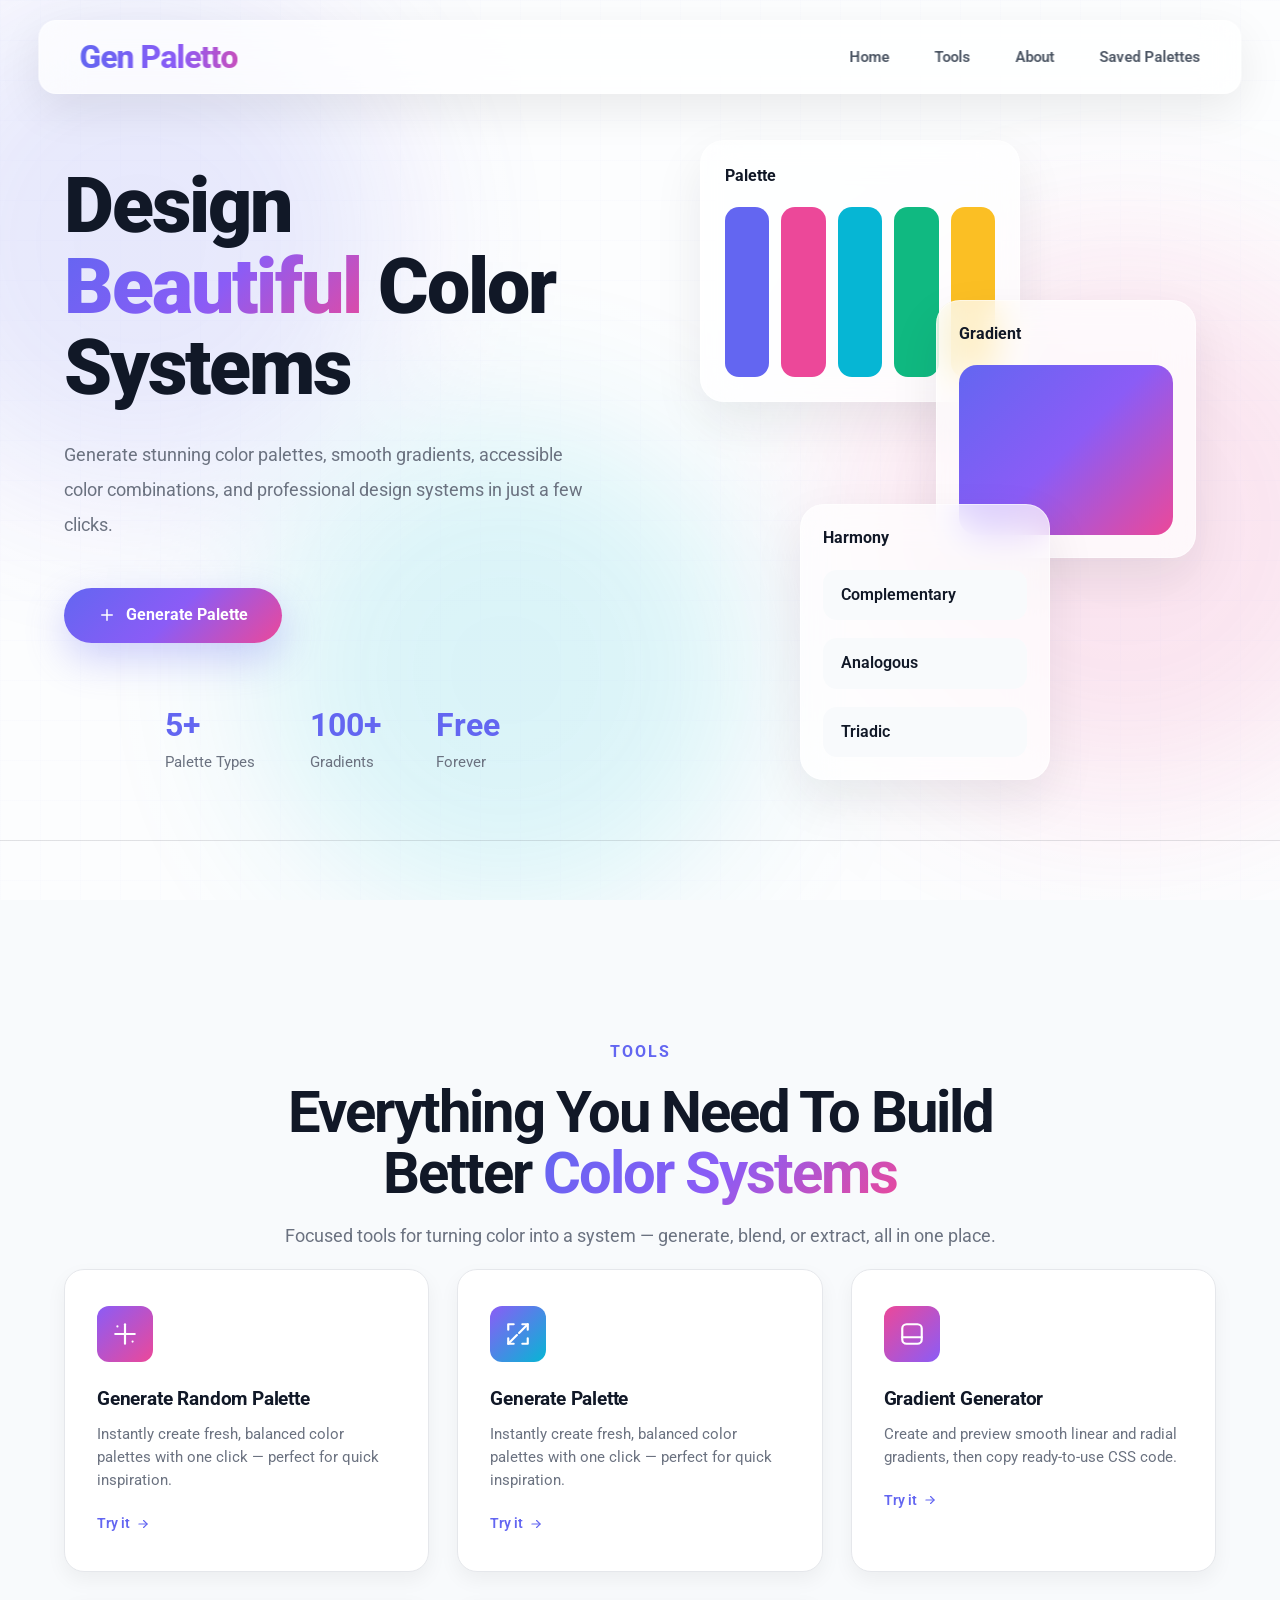
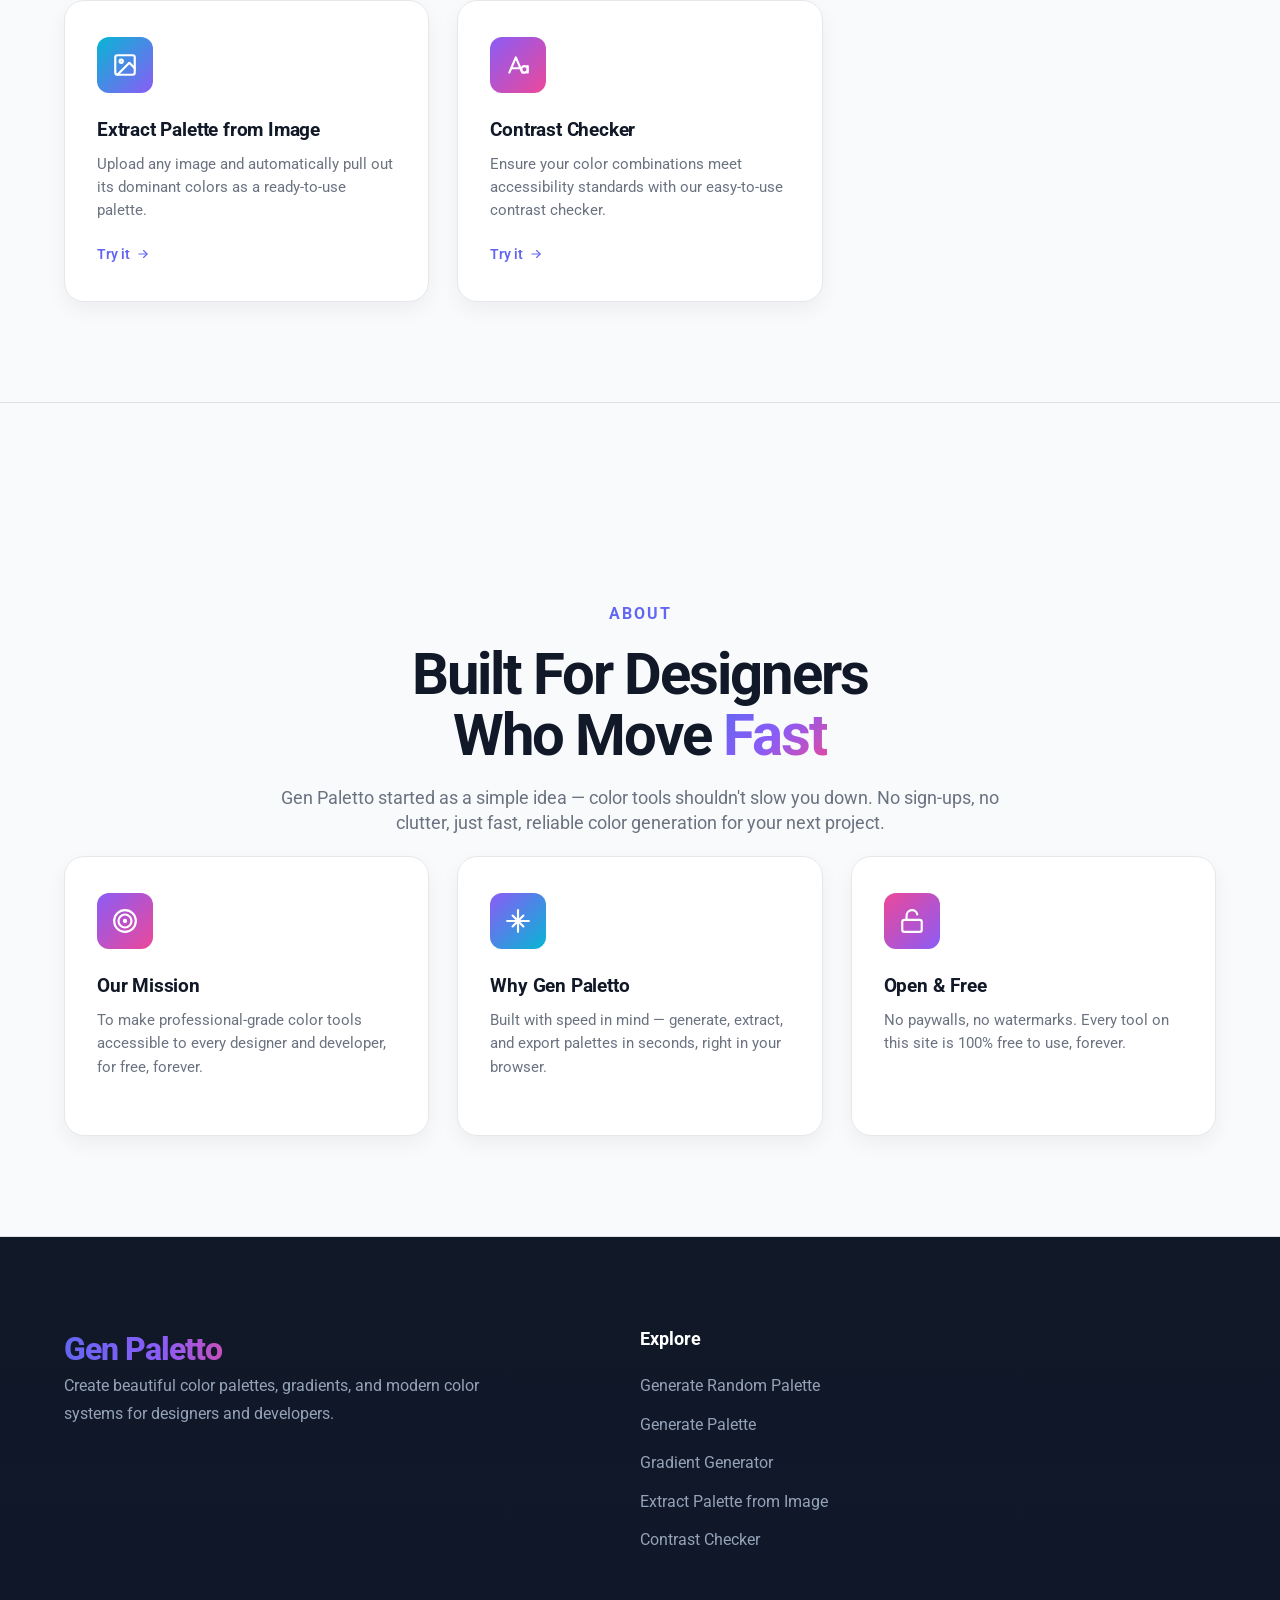
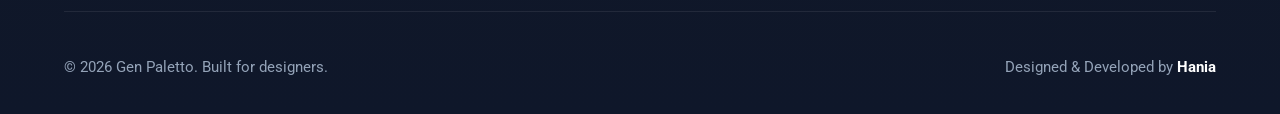
<file: index.html>
<!DOCTYPE html>
<html lang="en">

<head>
    <meta charset="UTF-8">
    <meta name="viewport" content="width=device-width, initial-scale=1.0">
    <meta name="description"
        content="Generate stunning color palettes, smooth gradients, and professional design systems." />
    <meta name="author" content="GenPaletto" />
    <title>Gen Paletto </title>
    <link rel="stylesheet" href="css/style.css">
    <link rel="icon" type="image/png" href="favicon/favicon-96x96.png" sizes="96x96" />
    <link rel="shortcut icon" href="favicon/favicon.ico" />
    <link rel="apple-touch-icon" sizes="180x180" href="favicon/apple-touch-icon.png" />
    <link rel="manifest" href="favicon/site.webmanifest" />
</head>

<body>

    <div class="aurora">
        <span class="blob blob1"></span>
        <span class="blob blob2"></span>
        <span class="blob blob3"></span>
        <span class="grid-overlay"></span>
    </div>

    <header class="navbar">
        <!-- Logo -->
        <a href="index.html" class="logo">
            Gen Paletto
        </a>
        <!-- Navigation -->
        <nav>

            <ul class="nav-links">
                <li><a href="#home">Home</a></li>
                <li><a href="#features">Tools</a></li>
                <li><a href="#about">About</a></li>
                <li><a href="savedpalettes.html">Saved Palettes</a></li>
            </ul>

        </nav>
    </header>

    <!-- HERO -->
    <section class="hero" id="home">

        <div class="container hero-container">
            <!-- LEFT -->
            <div class="hero-content">
                <h1>
                    Design
                    <span class="gradient-text">
                        Beautiful
                    </span>
                    Color Systems
                </h1>
                <p>
                    Generate stunning color palettes, smooth gradients,
                    accessible color combinations, and professional
                    design systems in just a few clicks.
                </p>
                <div class="hero-buttons">

                    <a target="_blank" href="palettegenerator.html" class="nav-btn primary-btn">

                        <svg xmlns="http://www.w3.org/2000/svg" width="18" height="18" fill="none" viewBox="0 0 24 24"
                            stroke="currentColor">

                            <path stroke-linecap="round" stroke-linejoin="round" stroke-width="2" d="M12 5v14m7-7H5" />

                        </svg>

                        Generate Palette

                    </a>

                </div>

                <!-- Stats -->
                <div class="mini-stats">
                    <div>
                        <h3>5+</h3>
                        <span>Palette Types</span>
                    </div>
                    <div>
                        <h3>100+</h3>
                        <span>Gradients</span>
                    </div>
                    <div>
                        <h3>Free</h3>

                        <span>Forever</span>
                    </div>
                </div>
            </div>

            <!-- RIGHT -->

            <div class="hero-visual">

                <!-- Main Palette -->

                <div class="glass-card palette-card">

                    <div class="card-header">
                        <h4>Palette</h4>
                    </div>

                    <div class="palette">
                        <span style="background:#6366F1;"></span>
                        <span style="background:#EC4899;"></span>
                        <span style="background:#06B6D4;"></span>
                        <span style="background:#10B981;"></span>
                        <span style="background:#FBBF24;"></span>
                    </div>

                </div>

                <!-- Gradient -->

                <div class="glass-card gradient-card">
                    <div class="card-header">
                        <h4>Gradient</h4>
                    </div>
                    <div class="gradient-preview"></div>
                </div>

                <!-- Harmony -->
                <div class="glass-card harmony-card">
                    <div class="card-header">
                        <h4>Harmony</h4>
                    </div>
                    <ul>
                        <li>Complementary</li>
                        <li>Analogous</li>
                        <li>Triadic</li>
                    </ul>
                </div>

            </div>

        </div>

    </section>

    <!-- FEATURES -->

    <section id="features" class="features">

        <div class="container">

            <div class="section-heading">

                <span>
                    TOOLS
                </span>

                <h2>
                    Everything You Need To Build
                    Better
                    <span class="gradient-text">Color Systems</span>
                </h2>

                <p>Focused tools for turning color into a system — generate, blend, or extract, all in one place.</p>

            </div>



            <div class="tools">

                <div class="tools-grid">

                    <a target="_blank" href="randompalettegenerator.html" class="tool-card">
                        <div class="tool-icon icon-random">
                            <svg viewBox="0 0 24 24" fill="none" stroke="currentColor" stroke-width="2"
                                stroke-linecap="round" stroke-linejoin="round" width="24" height="24">
                                <path d="M12 3v18" />
                                <path d="M3 12h18" />
                                <path d="M5 5h.01" />
                                <path d="M19 19h.01" />
                            </svg>
                        </div>
                        <h3>Generate Random Palette</h3>
                        <p>Instantly create fresh, balanced color palettes with one click — perfect for quick
                            inspiration.</p>
                        <span class="tool-link">Try it
                            <svg viewBox="0 0 24 24" fill="none" stroke-width="2" stroke-linecap="round"
                                stroke-linejoin="round">
                                <path d="M5 12h14" />
                                <path d="M13 6l6 6-6 6" />
                            </svg>
                        </span>
                    </a>
                    <a target="_blank" href="palettegenerator.html" class="tool-card">
                        <div class="tool-icon icon-generate">
                            <svg viewBox="0 0 24 24" fill="none" stroke-width="2" stroke-linecap="round"
                                stroke-linejoin="round">
                                <path d="M16 3h5v5" />
                                <path d="M8 3H3v5" />
                                <path d="M3 16v5h5" />
                                <path d="M21 16v5h-5" />
                                <path d="M21 3l-8 8" />
                                <path d="M3 21l8-8" />
                            </svg>
                        </div>
                        <h3>Generate Palette</h3>
                        <p>Instantly create fresh, balanced color palettes with one click — perfect for quick
                            inspiration.</p>
                        <span class="tool-link">Try it
                            <svg viewBox="0 0 24 24" fill="none" stroke-width="2" stroke-linecap="round"
                                stroke-linejoin="round">
                                <path d="M5 12h14" />
                                <path d="M13 6l6 6-6 6" />
                            </svg>
                        </span>
                    </a>

                    <a target="_blank" href="gradientgenerator.html" class="tool-card">
                        <div class="tool-icon icon-gradient">
                            <svg viewBox="0 0 24 24" fill="none" stroke-width="2" stroke-linecap="round"
                                stroke-linejoin="round">
                                <rect x="3" y="3" width="18" height="18" rx="4" />
                                <path d="M3 15h18" />
                            </svg>
                        </div>
                        <h3>Gradient Generator</h3>
                        <p>Create and preview smooth linear and radial gradients, then copy ready-to-use CSS code.</p>
                        <span class="tool-link">Try it
                            <svg viewBox="0 0 24 24" fill="none" stroke-width="2" stroke-linecap="round"
                                stroke-linejoin="round">
                                <path d="M5 12h14" />
                                <path d="M13 6l6 6-6 6" />
                            </svg>
                        </span>
                    </a>

                    <a target="_blank" href="imagepicker.html" class="tool-card">
                        <div class="tool-icon icon-extract">
                            <svg viewBox="0 0 24 24" fill="none" stroke-width="2" stroke-linecap="round"
                                stroke-linejoin="round">
                                <rect x="3" y="3" width="18" height="18" rx="2" />
                                <circle cx="8.5" cy="8.5" r="1.5" />
                                <path d="M21 15l-5-5L5 21" />
                            </svg>
                        </div>
                        <h3>Extract Palette from Image</h3>
                        <p>Upload any image and automatically pull out its dominant colors as a ready-to-use palette.
                        </p>
                        <span class="tool-link">Try it
                            <svg viewBox="0 0 24 24" fill="none" stroke-width="2" stroke-linecap="round"
                                stroke-linejoin="round">
                                <path d="M5 12h14" />
                                <path d="M13 6l6 6-6 6" />
                            </svg>
                        </span>
                    </a>
                    <a target="_blank" href="contrastchecker.html" class="tool-card">
                        <div class="tool-icon icon-random">
                            <svg xmlns="http://w3.org" viewBox="0 0 24 24" width="24" height="24" fill="none"
                                stroke="currentColor" stroke-width="2" stroke-linecap="round" stroke-linejoin="round">
                                <path d="M4 19L10 5l6 14" />
                                <path d="M6 15h8" />
                                <circle cx="18" cy="16" r="3" />
                                <path d="M21 13v6" />
                            </svg>

                        </div>
                        <h3>Contrast Checker</h3>
                        <p>Ensure your color combinations meet accessibility standards with our easy-to-use contrast
                            checker.</p>
                        <span class="tool-link">Try it
                            <svg viewBox="0 0 24 24" fill="none" stroke-width="2" stroke-linecap="round"
                                stroke-linejoin="round">
                                <path d="M5 12h14" />
                                <path d="M13 6l6 6-6 6" />
                            </svg>
                        </span>
                    </a>

                </div>

            </div>

        </div>

    </section>

    <!-- ABOUT-->
    <section id="about" class="features">
        <div class="container">
            <div class="section-heading">

                <span>
                    ABOUT
                </span>

                <h2>Built For Designers<br>Who Move <span class="gradient-text">Fast</span></h2>
                <p>
                    Gen Paletto started as a simple idea — color tools shouldn't slow you down.
                    No sign-ups, no clutter, just fast, reliable color generation for your next project.
                </p>

            </div>
            <div class="tools">

                <div class="tools-grid">

                    <a class="tool-card">
                        <div class="tool-icon icon-random">
                            <svg viewBox="0 0 24 24" fill="none" stroke="currentColor" stroke-width="2"
                                stroke-linecap="round" stroke-linejoin="round" width="24" height="24">
                                <circle cx="12" cy="12" r="10" />
                                <circle cx="12" cy="12" r="6" />
                                <circle cx="12" cy="12" r="1" fill="currentColor" />
                            </svg>


                        </div>
                        <h3>Our Mission</h3>
                        <p>To make professional-grade color tools accessible to every designer and developer, for free,
                            forever.</p>

                    </a>
                    <a class="tool-card">
                        <div class="tool-icon icon-generate">
                            <svg viewBox="0 0 24 24" fill="none" stroke="currentColor" stroke-width="2"
                                stroke-linecap="round" stroke-linejoin="round" width="24" height="24">
                                <path d="M12 2v20M2 12h20" />
                                <path d="M7 7l10 10M17 7L7 17" />
                            </svg>

                        </div>
                        <h3>Why Gen Paletto</h3>
                        <p>Built with speed in mind — generate, extract, and export palettes in seconds, right in your
                            browser.</p>

                    </a>

                    <a class="tool-card">
                        <div class="tool-icon icon-gradient">
                            <svg viewBox="0 0 24 24" fill="none" stroke="currentColor" stroke-width="2"
                                stroke-linecap="round" stroke-linejoin="round" width="24" height="24">
                                <rect x="3" y="11" width="18" height="11" rx="2" ry="2" />
                                <path d="M7 11V7a5 5 0 0 1 9.9-1" />
                            </svg>

                        </div>
                        <h3>Open & Free</h3>
                        <p>No paywalls, no watermarks. Every tool on this site is 100% free to use, forever.</p>

                    </a>

                </div>

            </div>
        </div>
    </section>

    <!-- FOOTER -->
    <footer class="footer">

        <div class="container">

            <div class="footer-top">

                <!-- Logo -->

                <div class="footer-brand">

                    <a href="#" class="logo">
                        Gen Paletto
                    </a>
                    <p>
                        Create beautiful color palettes, gradients,
                        and modern color systems for designers
                        and developers.
                    </p>
                </div>

                <!-- Explore -->

                <div class="footer-column">

                    <h4>Explore</h4>

                    <ul>

                        <li><a target="_blank" href="randompalettegenerator.html">Generate Random Palette</a></li>
                        <li><a target="_blank" href="palettegenerator.html">Generate Palette</a></li>
                        <li><a target="_blank" href="gradientgenerator.html">Gradient Generator</a></li>
                        <li><a target="_blank" href="imagepicker.html">Extract Palette from Image</a></li>
                        <li><a target="_blank" href="contrastchecker.html">Contrast Checker</a></li>

                    </ul>

                </div>
                
            </div>
            <div class="footer-bottom">

                <p>
                    © 2026 Gen Paletto. Built for designers.

                </p>
                <p>
                    Designed & Developed by
                    <span>Hania</span>
                </p>
            </div>
        </div>
    </footer>
    <script src="js/ui.js"></script>
</body>

</html>
</file>
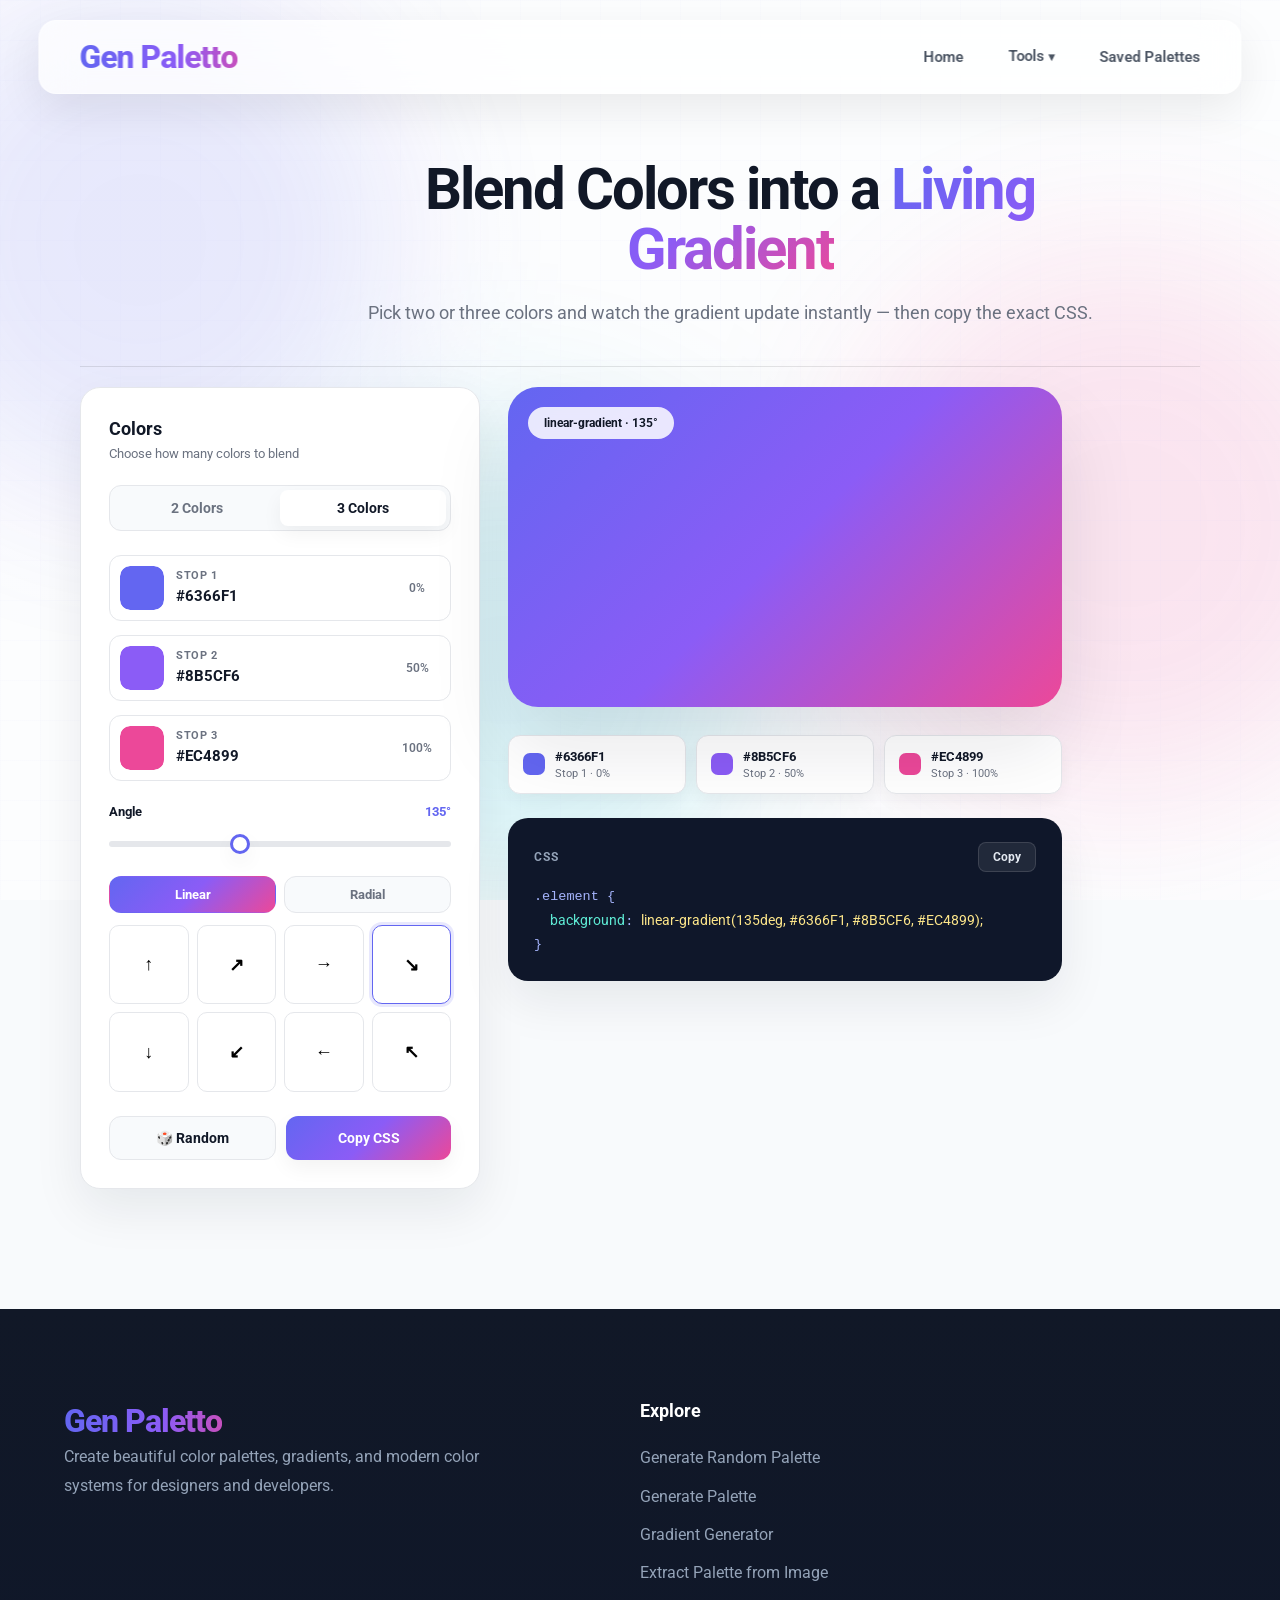
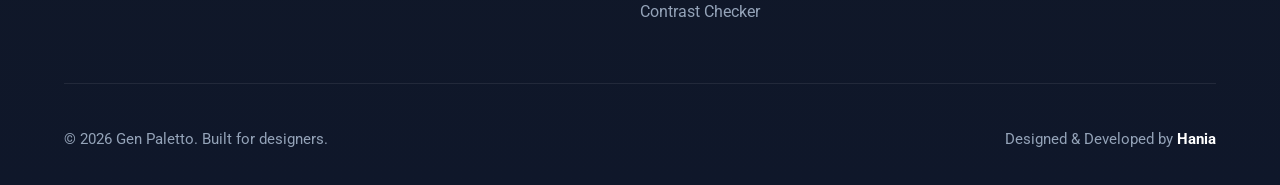
<file: gradientgenerator.html>
<!DOCTYPE html>
<html lang="en">

<head>
    <meta charset="UTF-8">
    <meta name="viewport" content="width=device-width, initial-scale=1.0">
    <meta name="description"
        content="Generate stunning color palettes, smooth gradients, and professional design systems." />
    <meta name="author" content="GenPaletto" />
    <title>Gen Paletto </title>
    <link rel="stylesheet" href="css/style.css">
    <link rel="icon" type="image/png" href="favicon/favicon-96x96.png" sizes="96x96" />
    <link rel="shortcut icon" href="favicon/favicon.ico" />
    <link rel="apple-touch-icon" sizes="180x180" href="favicon/apple-touch-icon.png" />
    <link rel="manifest" href="favicon/site.webmanifest" />
</head>

<body>

    <div class="aurora">
        <span class="blob blob1"></span>
        <span class="blob blob2"></span>
        <span class="blob blob3"></span>
        <span class="grid-overlay"></span>

    </div>
    <!-- HEADER -->

    <header class="navbar">
        <a href="index.html" class="logo">Gen Paletto</a>
        <nav>
            <ul class="nav-links">
                <li><a href="index.html">Home</a></li>
                <li class="dropdown">
                    <a href="#" class="dropdown-toggle">Tools <span class="arrow">▾</span></a>
                    <ul class="dropdown-menu">
                        <li><a target="_blank" href="randompalettegenerator.html">Generate Random Palette</a></li>
                        <li><a target="_blank" href="palettegenerator.html">Generate Palette</a></li>
                        <li><a target="_blank" href="gradientgenerator.html">Gradient Generator</a></li>
                        <li><a target="_blank" href="imagepicker.html">Extract Palette from Image</a></li>
                        <li><a target="_blank" href="contrastchecker.html">Contrast Checker</a></li>
                    </ul>
                </li>
                <li><a href="savedpalettes.html">Saved Palettes</a></li>
            </ul>
        </nav>
    </header>
    <div class="main">

        <section class="hero">
            <div class="section-heading">
            </div>
            <div class="section-heading">
                <h2>Blend Colors into a <span class="gradient-text">Living Gradient</span></h2>
                <p>Pick two or three colors and watch the gradient update instantly — then copy the exact CSS.</p>

            </div>

        </section>

        <div class="workspace">
            <!-- CONTROLS -->
            <div class="panel">
                <h2>Colors</h2>
                <p class="hint">Choose how many colors to blend</p>

                <div class="stop-count">
                    <button data-count="2" id="count2">2 Colors</button>
                    <button data-count="3" id="count3" class="active">3 Colors</button>
                </div>

                <div id="colorRows"></div>

                <div class="field">
                    <label><span>Angle</span><span id="angleVal">135°</span></label>
                    <input type="range" id="angle" min="0" max="360" value="135">
                </div>

                <div class="type-toggle">
                    <button data-type="linear" class="active" id="typeLinear">Linear</button>
                    <button data-type="radial" id="typeRadial">Radial</button>
                </div>

                <div class="direction-grid" id="directionGrid">

                </div>

                <div class="actions">
                    <button class="btn btn-ghost" id="randomizeBtn">🎲 Random</button>
                    <button class="btn btn-primary" id="copyMainBtn">Copy CSS</button>
                </div>
            </div>

            <!-- PREVIEW -->
            <div class="preview-stack">
                <div class="preview-box" id="previewBox">
                    <span class="tag" id="previewTag">linear-gradient · 135°</span>
                </div>

                <div class="swatch-strip" id="swatchStrip"></div>

                <div class="code-card">
                    <div class="code-head">
                        <span>CSS</span>
                        <button id="copyBtn">Copy</button>
                    </div>
                    <pre id="cssOutput"></pre>
                </div>
            </div>
        </div>
    </div>


    <!-- FOOTER -->

    <footer class="footer">
        <div class="container">
            <div class="footer-top">
                <!-- Logo -->
                <div class="footer-brand">
                    <a href="#" class="logo">
                        Gen Paletto
                    </a>
                    <p>
                        Create beautiful color palettes, gradients,
                        and modern color systems for designers
                        and developers.
                    </p>
                </div>
                <!-- Explore -->
                <div class="footer-column">
                    <h4>Explore</h4>
                    <ul>
                        <li><a target="_blank" href="randompalettegenerator.html">Generate Random Palette</a></li>
                        <li><a target="_blank" href="palettegenerator.html">Generate Palette</a></li>
                        <li><a target="_blank" href="gradientgenerator.html">Gradient Generator</a></li>
                        <li><a target="_blank" href="imagepicker.html">Extract Palette from Image</a></li>
                        <li><a target="_blank" href="contrastchecker.html">Contrast Checker</a></li>
                    </ul>
                </div>
            </div>
            <div class="footer-bottom">
                <p>
                    © 2026 Gen Paletto. Built for designers.
                </p>
                <p>
                    Designed & Developed by
                    <span>Hania</span>
                </p>
            </div>
        </div>
    </footer>

    <script src="js/gradient.js"></script>
    <script src="js/ui.js"></script>

</body>

</html>
</file>
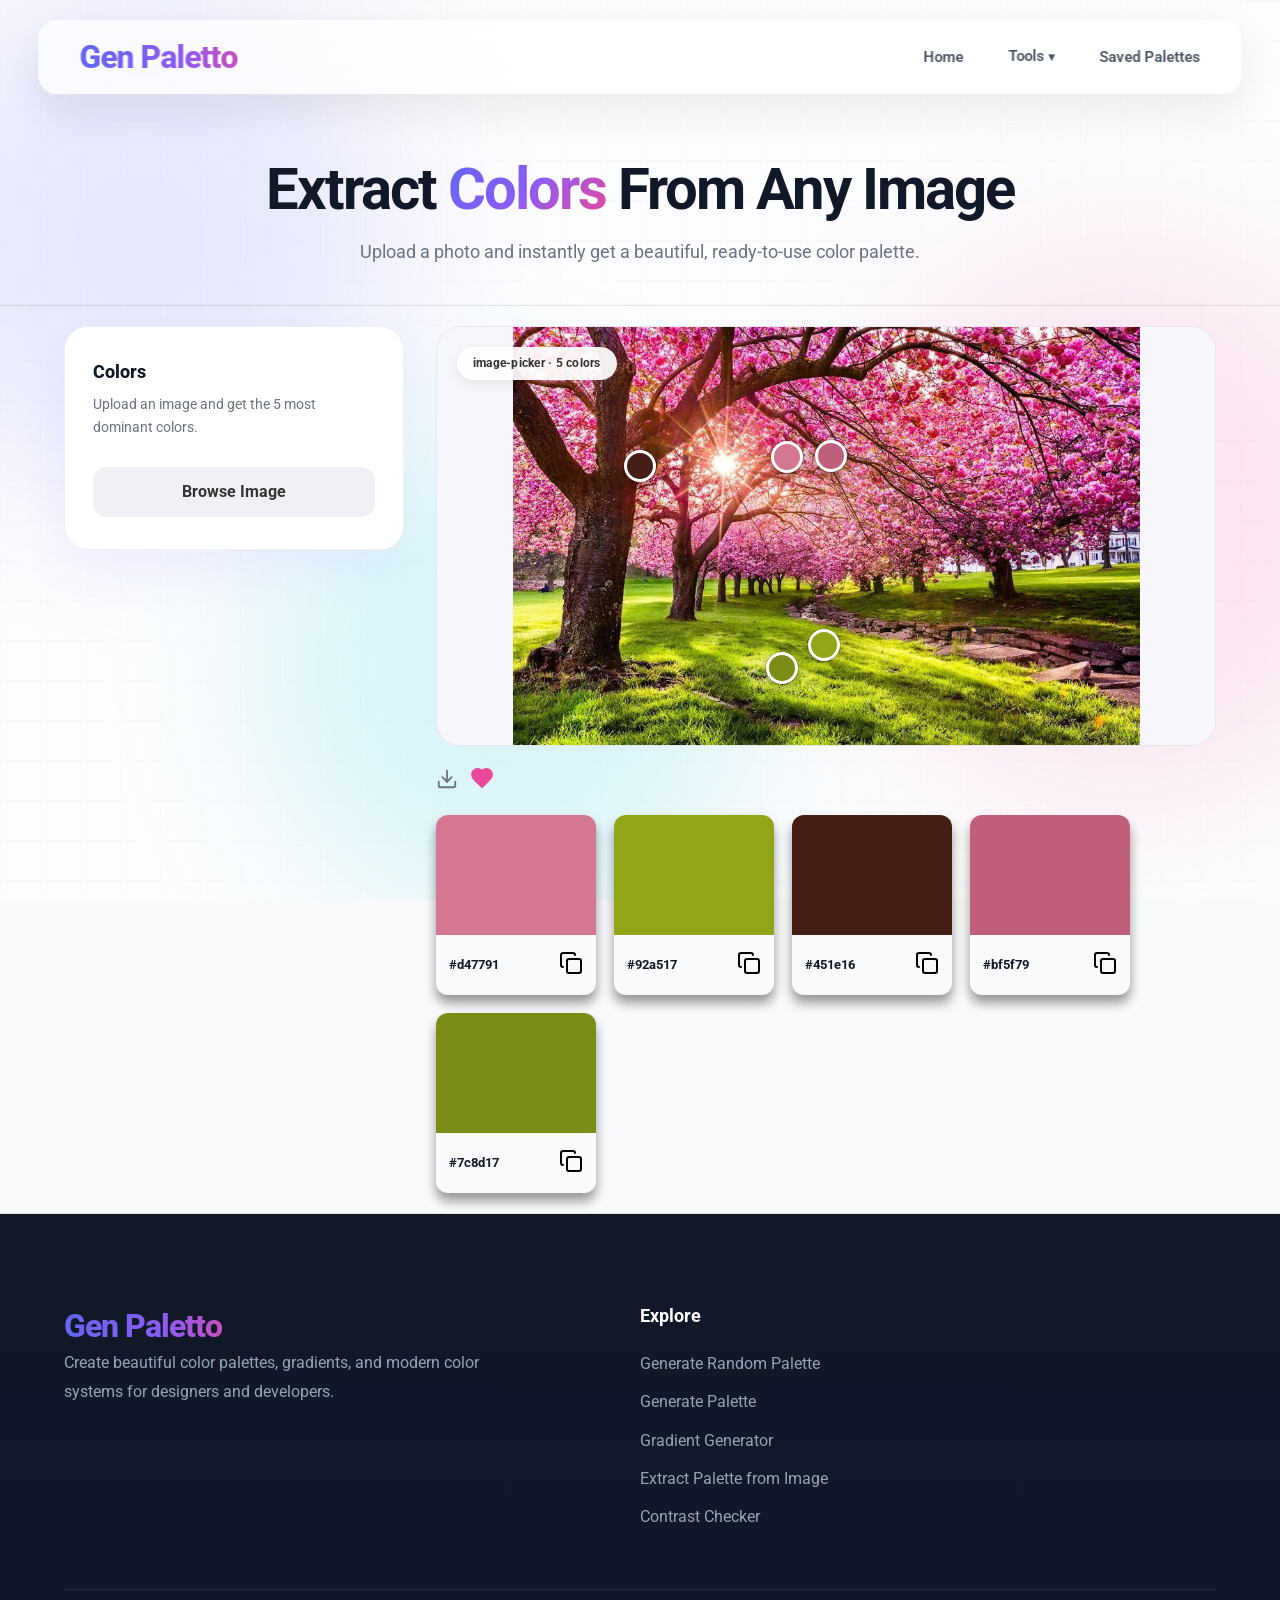
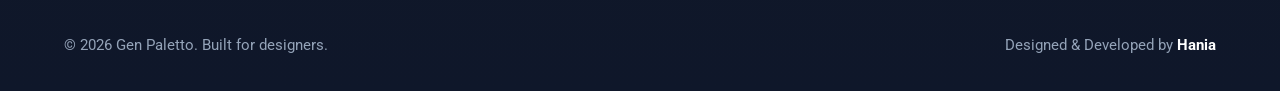
<file: imagepicker.html>
<!DOCTYPE html>
<html lang="en">
<head>
    <meta charset="UTF-8">
    <meta name="viewport" content="width=device-width, initial-scale=1.0">
    <meta name="description" content="Generate stunning color palettes, smooth gradients, and professional design systems." />
<meta name="author" content="GenPaletto" />
    <title>Gen Paletto </title>
    <link rel="stylesheet" href="css/style.css">
<link rel="icon" type="image/png" href="favicon/favicon-96x96.png" sizes="96x96" />
<link rel="shortcut icon" href="favicon/favicon.ico" />
<link rel="apple-touch-icon" sizes="180x180" href="favicon/apple-touch-icon.png" />
<link rel="manifest" href="favicon/site.webmanifest" />
</head>
<body>
    

<div class="aurora">
    <span class="blob blob1"></span>
    <span class="blob blob2"></span>
    <span class="blob blob3"></span>
    <span class="grid-overlay"></span>

</div>

<header class="navbar">
    <a href="index.html" class="logo">Gen Paletto</a>
    <nav>
        <ul class="nav-links">
            <li><a href="index.html">Home</a></li>
            <li class="dropdown">
                <a href="#" class="dropdown-toggle">Tools <span class="arrow">▾</span></a>
                <ul class="dropdown-menu">
                    <li><a target="_blank" href="randompalettegenerator.html">Generate Random Palette</a></li>
                    <li><a target="_blank" href="palettegenerator.html">Generate Palette</a></li>
                    <li><a target="_blank" href="gradientgenerator.html">Gradient Generator</a></li>
                    <li><a target="_blank" href="imagepicker.html">Extract Palette from Image</a></li>
                    <li><a target="_blank" href="contrastchecker.html">Contrast Checker</a></li>
                </ul>
            </li>
            <li><a href="savedpalettes.html">Saved Palettes</a></li>
        </ul>
    </nav>
</header>
 <section class="hero hero-generate--palette">
 <div class="section-heading">
    </div>
        <div class="section-heading">
            <h2>

Extract <span class="gradient-text">Colors</span> From Any Image
            </h2>
            <p>
                Upload a photo and instantly get a beautiful, ready-to-use color palette.
            </p>
        </div>
    </section>
   <section class="image-picker-section">
    <div class="container">
        <div class="picker-layout">
            <div class="picker-panel">
                <h4>Colors</h4>
                <p class="panel-subtitle">Upload an image and get the 5 most dominant colors.</p>

                <label class="upload-btn" for="imageUpload">
        
                    Browse Image
                </label>
                <input type="file" id="imageUpload" accept="image/*" hidden>

                <div class="uploaded-info" id="uploadedInfo" style="display:none;">
                    <i class="ri-checkbox-circle-fill"></i>
                    <span id="uploadedFileName"></span>
                </div>
            </div>

          <div class="picker-preview-wrap">
    <div class="picker-preview" id="pickerPreview">
        <span class="preview-badge" id="previewBadge">image-picker</span>
      <div class="preview-placeholder" id="previewPlaceholder" style="display:none;">
    <p>Your image will appear here</p>
</div>
        <img  id="previewImage" src="assets/nature.webp" alt="Uploaded preview"  style="display:block;">
        <div class="color-dots" id="colorDots"></div>
    </div>

   <div class="palette-result-header">

    <div class="palette-group-actions">

        <button id="exportImagePaletteBtn" class="export-palette-btn" title="Export this palette">
            <svg xmlns="http://www.w3.org/2000/svg" width="22" height="22" viewBox="0 0 24 24" fill="none" stroke="currentColor" stroke-width="2" stroke-linecap="round" stroke-linejoin="round">
                <path d="M21 15v4a2 2 0 0 1-2 2H5a2 2 0 0 1-2-2v-4"/>
                <polyline points="7 10 12 15 17 10"/>
                <line x1="12" y1="15" x2="12" y2="3"/>
            </svg>
        </button>

        <button id="saveImagePaletteBtn" class="save-palette-btn" title="Save this palette">
          <svg xmlns="http://w3.org" viewBox="0 0 24 24" width="24" height="24" fill="currentColor"
                            stroke="currentColor" stroke-width="2" stroke-linecap="round" stroke-linejoin="round">
                            <path
                                d="M19 14c1.49-1.46 3-3.21 3-5.5A5.5 5.5 0 0 0 16.5 3c-1.76 0-3 .5-4.5 2-1.5-1.5-2.74-2-4.5-2A5.5 5.5 0 0 0 2 8.5c0 2.3 1.5 4.05 3 5.5l7 7Z" />
                        </svg>
        </button>
    </div>
</div>
    <div class="palette-row" id="paletteResult">
        <p class="palette-placeholder">Your extracted palette will show up here.</p>
    </div>
</div>
        </div>
    </div>
    
</section>
      <!-- EXPORT MODAL -->
<div id="exportModalOverlay" class="modal-overlay">
    <div class="modal-box export-modal-box">

        <button id="exportModalCloseBtn" class="modal-close-btn"><svg xmlns="http://w3.org" viewBox="0 0 24 24" width="24" height="24" fill="none" stroke="currentColor" stroke-width="3" stroke-linecap="round" stroke-linejoin="round">
  <line x1="18" y1="6" x2="6" y2="18" />
  <line x1="6" y1="6" x2="18" y2="18" />
</svg></button>
        <h3 class="export-modal-title">Export Palette</h3>
        <div class="export-tabs">
            <button class="export-tab-btn active" data-tab="css">CSS</button>
            <button class="export-tab-btn" data-tab="json">JSON</button>
        </div>
        <pre id="exportCodeBlock" class="export-code-block"></pre>
        <div class="export-actions">
            <button id="copyExportBtn" class="generate-btn primary-btn nav-btn">
                <svg xmlns="http://www.w3.org/2000/svg" width="24" height="24" viewBox="0 0 24 24" fill="none" stroke="currentColor" stroke-width="2" stroke-linecap="round" stroke-linejoin="round">
                        <rect width="14" height="14" x="8" y="8" rx="2" ry="2"/>
                        <path d="M4 16c-1.1 0-2-.9-2-2V4c0-1.1.9-2 2-2h10c1.1 0 2 .9 2 2"/>
                    </svg>
                Copy
            </button>
            <button id="downloadExportBtn" class="generate-btn primary-btn nav-btn">
        
                    <svg xmlns="http://www.w3.org/2000/svg" width="22" height="22" viewBox="0 0 24 24" fill="none" stroke="currentColor" stroke-width="2" stroke-linecap="round" stroke-linejoin="round">
                        <path d="M21 15v4a2 2 0 0 1-2 2H5a2 2 0 0 1-2-2v-4"/>
                        <polyline points="7 10 12 15 17 10"/>
                        <line x1="12" y1="15" x2="12" y2="3"/>
                    </svg>

                Download
            </button>
        </div>
    </div>
</div>

<!-- FOOTER -->

<footer class="footer">
    <div class="container">
        <div class="footer-top">
            <!-- Logo -->
            <div class="footer-brand">
     <a href="#" class="logo">
        Gen Paletto
    </a>
                <p>
                    Create beautiful color palettes, gradients,
                    and modern color systems for designers
                    and developers.
                </p>
            </div>
            <!-- Explore -->
            <div class="footer-column">
                <h4>Explore</h4>
                <ul>
                    <li><a target="_blank" href="randompalettegenerator.html">Generate Random Palette</a></li>
                      <li><a target="_blank" href="palettegenerator.html">Generate Palette</a></li>
                    <li><a target="_blank" href="gradientgenerator.html">Gradient Generator</a></li>
                    <li><a target="_blank" href="imagepicker.html">Extract Palette from Image</a></li>
                        <li><a target="_blank" href="contrastchecker.html">Contrast Checker</a></li>
                </ul>
            </div>    
        </div>
        <div class="footer-bottom">
            <p>
                © 2026 Gen Paletto. Built for designers.
            </p>
            <p>
                Designed & Developed by
                <span>Hania</span>
            </p>
        </div>
    </div>
</footer>
    <script src="js/imagepicker.js"></script>
    <script src="js/ui.js"></script>
</body>
</html>
</file>
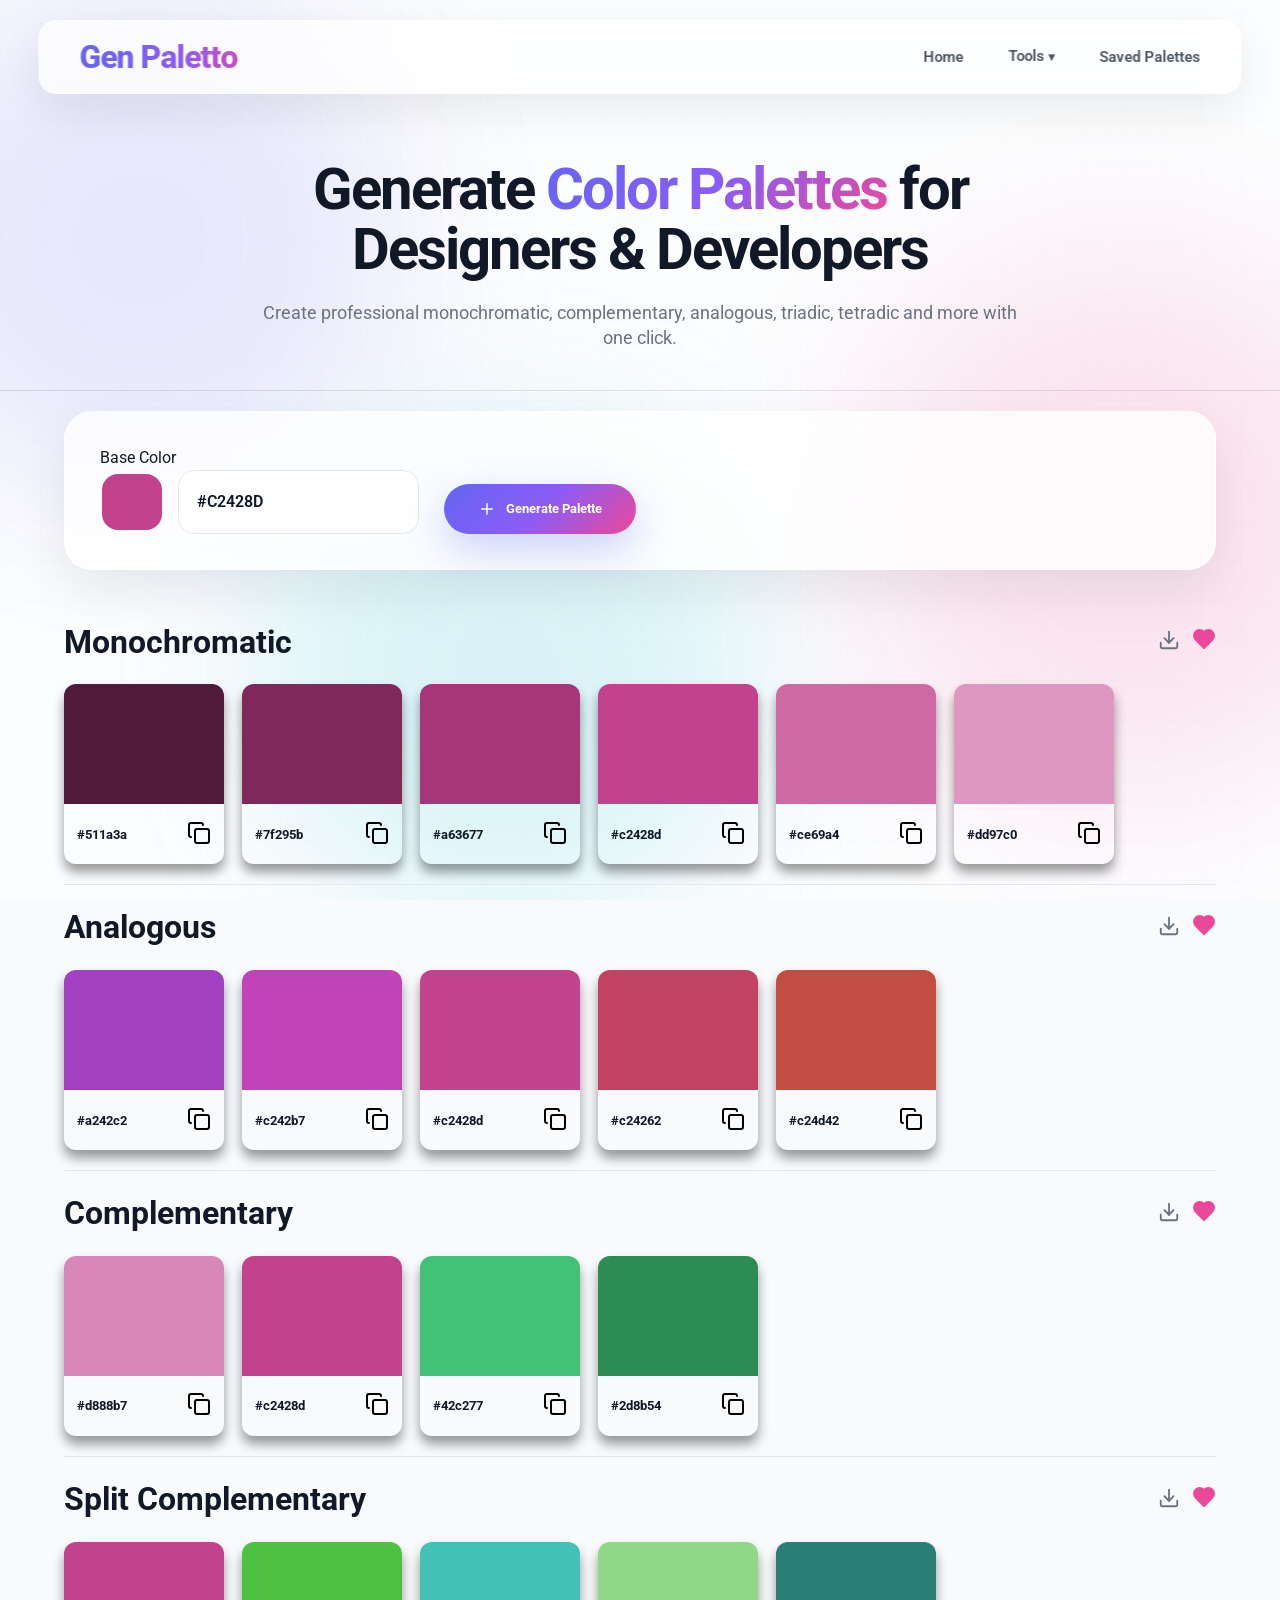
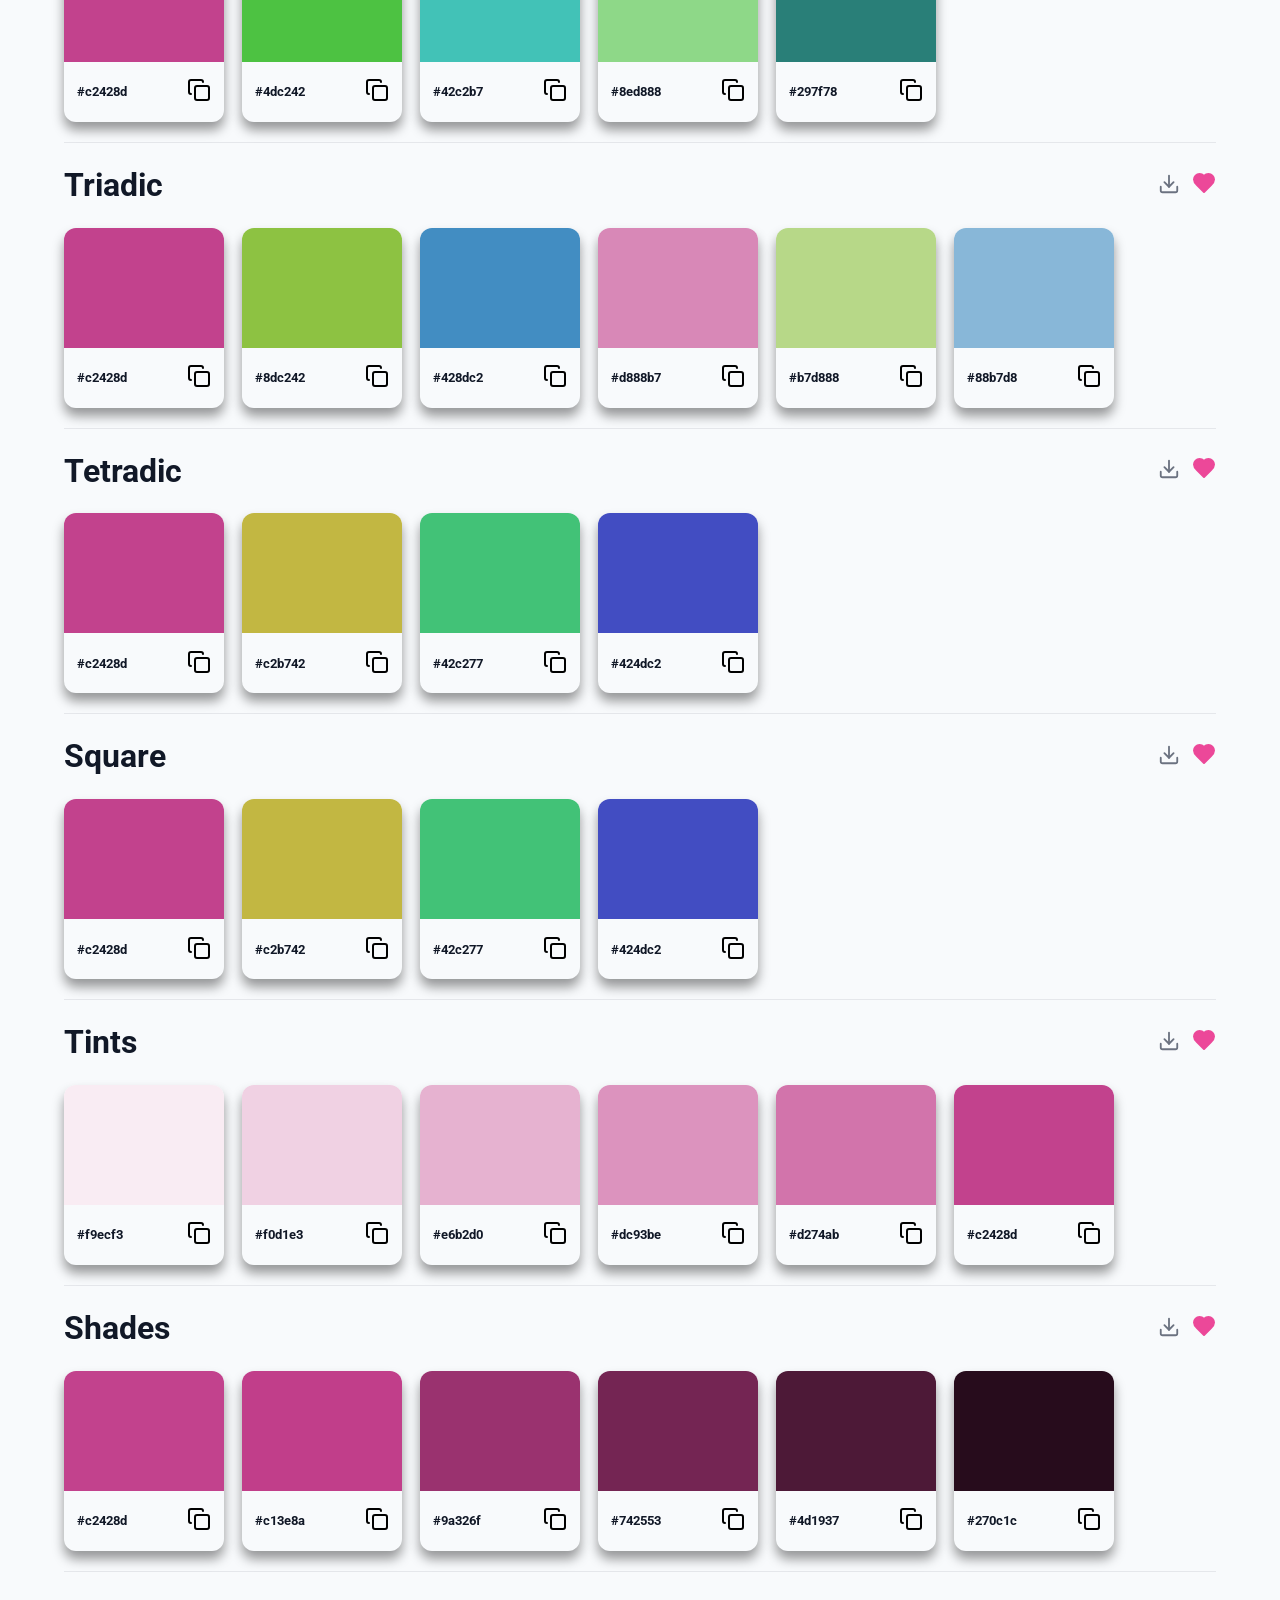
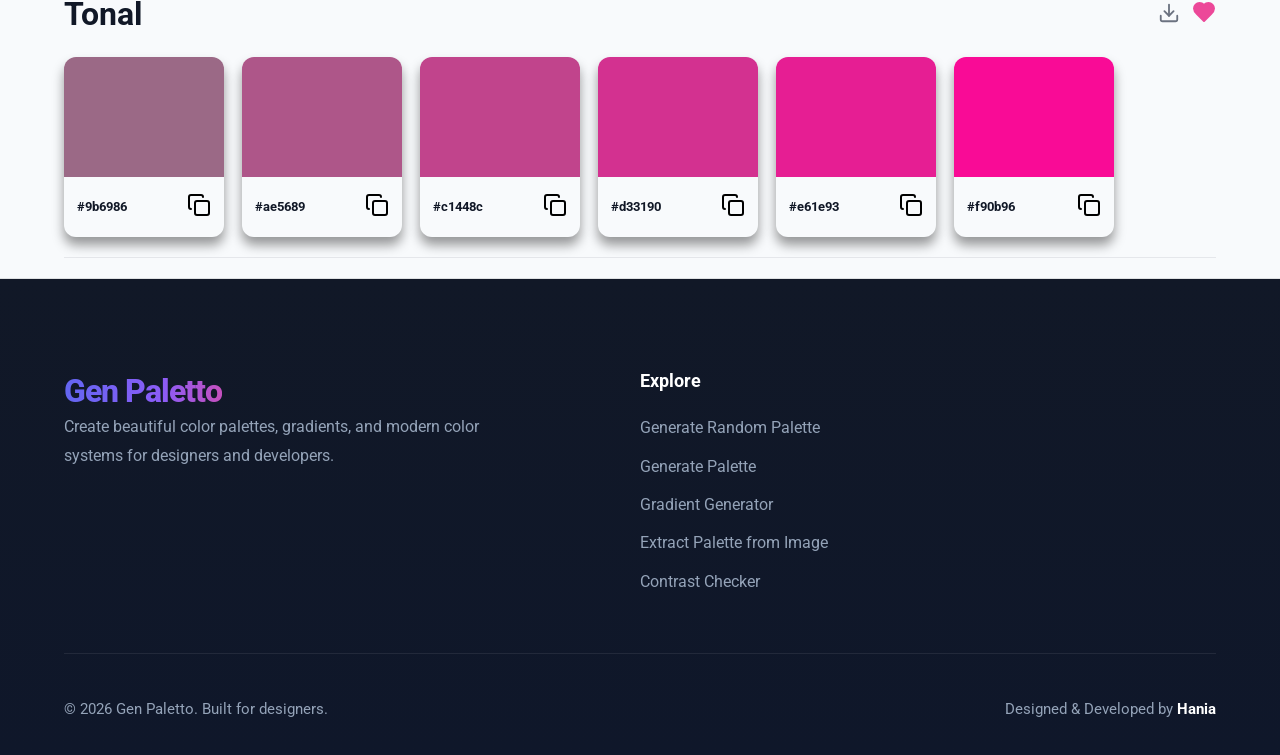
<file: palettegenerator.html>
<!DOCTYPE html>
<html lang="en">

<head>
    <meta charset="UTF-8">
    <meta name="viewport" content="width=device-width, initial-scale=1.0">
    <meta name="description"
        content="Generate stunning color palettes, smooth gradients, and professional design systems." />
    <meta name="author" content="GenPaletto" />
    <title>Gen Paletto </title>
    <link rel="stylesheet" href="css/style.css">
    <link rel="icon" type="image/png" href="favicon/favicon-96x96.png" sizes="96x96" />
    <link rel="shortcut icon" href="favicon/favicon.ico" />
    <link rel="apple-touch-icon" sizes="180x180" href="favicon/apple-touch-icon.png" />
    <link rel="manifest" href="favicon/site.webmanifest" />


</head>

<body>

    <div class="aurora">

        <span class="blob blob1"></span>
        <span class="blob blob2"></span>
        <span class="blob blob3"></span>
        <span class="grid-overlay"></span>

    </div>
    <header class="navbar">
        <a href="index.html" class="logo">Gen Paletto</a>
        <nav>
            <ul class="nav-links">
                <li><a href="index.html">Home</a></li>
                <li class="dropdown">
                    <a href="#" class="dropdown-toggle">Tools <span class="arrow">▾</span></a>
                    <ul class="dropdown-menu">
                        <li><a target="_blank" href="randompalettegenerator.html">Generate Random Palette</a></li>
                        <li><a target="_blank" href="palettegenerator.html">Generate Palette</a></li>
                        <li><a target="_blank" href="gradientgenerator.html">Gradient Generator</a></li>
                        <li><a target="_blank" href="imagepicker.html">Extract Palette from Image</a></li>
                        <li><a target="_blank" href="contrastchecker.html">Contrast Checker</a></li>
                    </ul>
                </li>
                <li><a href="savedpalettes.html">Saved Palettes</a></li>
            </ul>
        </nav>
    </header>
    <section class="hero hero-generate--palette">
        <div class="section-heading">

        </div>
        <div class="section-heading">
            <h2>
                Generate
                <span class="gradient-text">Color
                    Palettes</span> for Designers
                & Developers
            </h2>
            <p>
                Create professional monochromatic,
                complementary, analogous, triadic,
                tetradic and more with one click.
            </p>
        </div>
    </section>
    <section id="generator" class="generator">

        <div class="container">

            <div class="generator-box">

                <!-- Base Color -->

                <div class="input-group">

                    <label>

                        Base Color

                    </label>

                    <div class="color-input">

                        <input type="color" id="colorPicker" value="#C2428D">

                        <input type="text" id="hexInput" value="#C2428D">

                    </div>

                </div>


                <!-- Generate Button -->

                <button id="generateBtn" class="generate-btn primary-btn nav-btn">
                    <svg xmlns="http://www.w3.org/2000/svg" width="18" height="18" fill="none" viewBox="0 0 24 24"
                        stroke="currentColor">

                        <path stroke-linecap="round" stroke-linejoin="round" stroke-width="2" d="M12 5v14m7-7H5" />

                    </svg>
                    Generate Palette

                </button>

            </div>
            <!-- PALETTE OUTPUT-->
            <!-- Empty State -->

            <div id="emptyState" class="empty-state">

                <h3>

                    Generate Your First Palette

                </h3>

                <p>

                    Pick a base color, choose a palette
                    type and press Generate Palette.

                </p>

            </div>


            <div id="paletteContainer" class="palette-grid">
            </div>
    </section>
    <!--  COLOR CARD TEMPLATE-->

    <template id="colorCardTemplate">

        <div class="color-card">

            <div class="color-preview"></div>

            <div class="color-details">

                <span class="color-value">

                    #C2428D
                </span>

                <button class="copy-btn">
                    <svg xmlns="http://www.w3.org/2000/svg" width="24" height="24" viewBox="0 0 24 24" fill="none"
                        stroke="currentColor" stroke-width="2" stroke-linecap="round" stroke-linejoin="round">
                        <rect width="14" height="14" x="8" y="8" rx="2" ry="2" />
                        <path d="M4 16c-1.1 0-2-.9-2-2V4c0-1.1.9-2 2-2h10c1.1 0 2 .9 2 2" />
                    </svg>
                </button>

            </div>

        </div>

    </template>


    <!-- EXPORT MODAL -->
    <div id="exportModalOverlay" class="modal-overlay">
        <div class="modal-box export-modal-box">

            <button id="exportModalCloseBtn" class="modal-close-btn"><svg xmlns="http://w3.org" viewBox="0 0 24 24"
                    width="24" height="24" fill="none" stroke="currentColor" stroke-width="3" stroke-linecap="round"
                    stroke-linejoin="round">
                    <line x1="18" y1="6" x2="6" y2="18" />
                    <line x1="6" y1="6" x2="18" y2="18" />
                </svg></button>

            <h3 class="export-modal-title">Export Palette</h3>

            <div class="export-tabs">
                <button class="export-tab-btn active" data-tab="css">CSS</button>
                <button class="export-tab-btn" data-tab="json">JSON</button>
            </div>

            <pre id="exportCodeBlock" class="export-code-block"></pre>

            <div class="export-actions">
                <button id="copyExportBtn" class="generate-btn primary-btn nav-btn">
                    <svg xmlns="http://www.w3.org/2000/svg" width="24" height="24" viewBox="0 0 24 24" fill="none"
                        stroke="currentColor" stroke-width="2" stroke-linecap="round" stroke-linejoin="round">
                        <rect width="14" height="14" x="8" y="8" rx="2" ry="2" />
                        <path d="M4 16c-1.1 0-2-.9-2-2V4c0-1.1.9-2 2-2h10c1.1 0 2 .9 2 2" />
                    </svg>
                    Copy
                </button>

                <button id="downloadExportBtn" class="generate-btn primary-btn nav-btn">

                    <svg xmlns="http://www.w3.org/2000/svg" width="22" height="22" viewBox="0 0 24 24" fill="none"
                        stroke="currentColor" stroke-width="2" stroke-linecap="round" stroke-linejoin="round">
                        <path d="M21 15v4a2 2 0 0 1-2 2H5a2 2 0 0 1-2-2v-4" />
                        <polyline points="7 10 12 15 17 10" />
                        <line x1="12" y1="15" x2="12" y2="3" />
                    </svg>

                    Download
                </button>
            </div>

        </div>
    </div>
    <!-- FOOTER -->

    <footer class="footer">
        <div class="container">
            <div class="footer-top">
                <!-- Logo -->
                <div class="footer-brand">
                    <a href="#" class="logo">
                        Gen Paletto
                    </a>
                    <p>
                        Create beautiful color palettes, gradients,
                        and modern color systems for designers
                        and developers.
                    </p>
                </div>

                <!-- Explore -->

                <div class="footer-column">

                    <h4>Explore</h4>

                    <ul>

                        <li><a target="_blank" href="randompalettegenerator.html">Generate Random Palette</a></li>
                        <li><a target="_blank" href="palettegenerator.html">Generate Palette</a></li>


                        <li><a target="_blank" href="gradientgenerator.html">Gradient Generator</a></li>

                        <li><a target="_blank" href="imagepicker.html">Extract Palette from Image</a></li>

                        <li><a target="_blank" href="contrastchecker.html">Contrast Checker</a></li>
                    </ul>

                </div>

            </div>

            <div class="footer-bottom">
                <p>
                    © 2026 Gen Paletto. Built for designers.
                </p>
                <p>

                    Designed & Developed by
                    <span>Hania</span>
                </p>
            </div>
        </div>

    </footer>
</body>
<script src="js/palette.js"></script>
<script src="js/ui.js"></script>

</html>
</file>
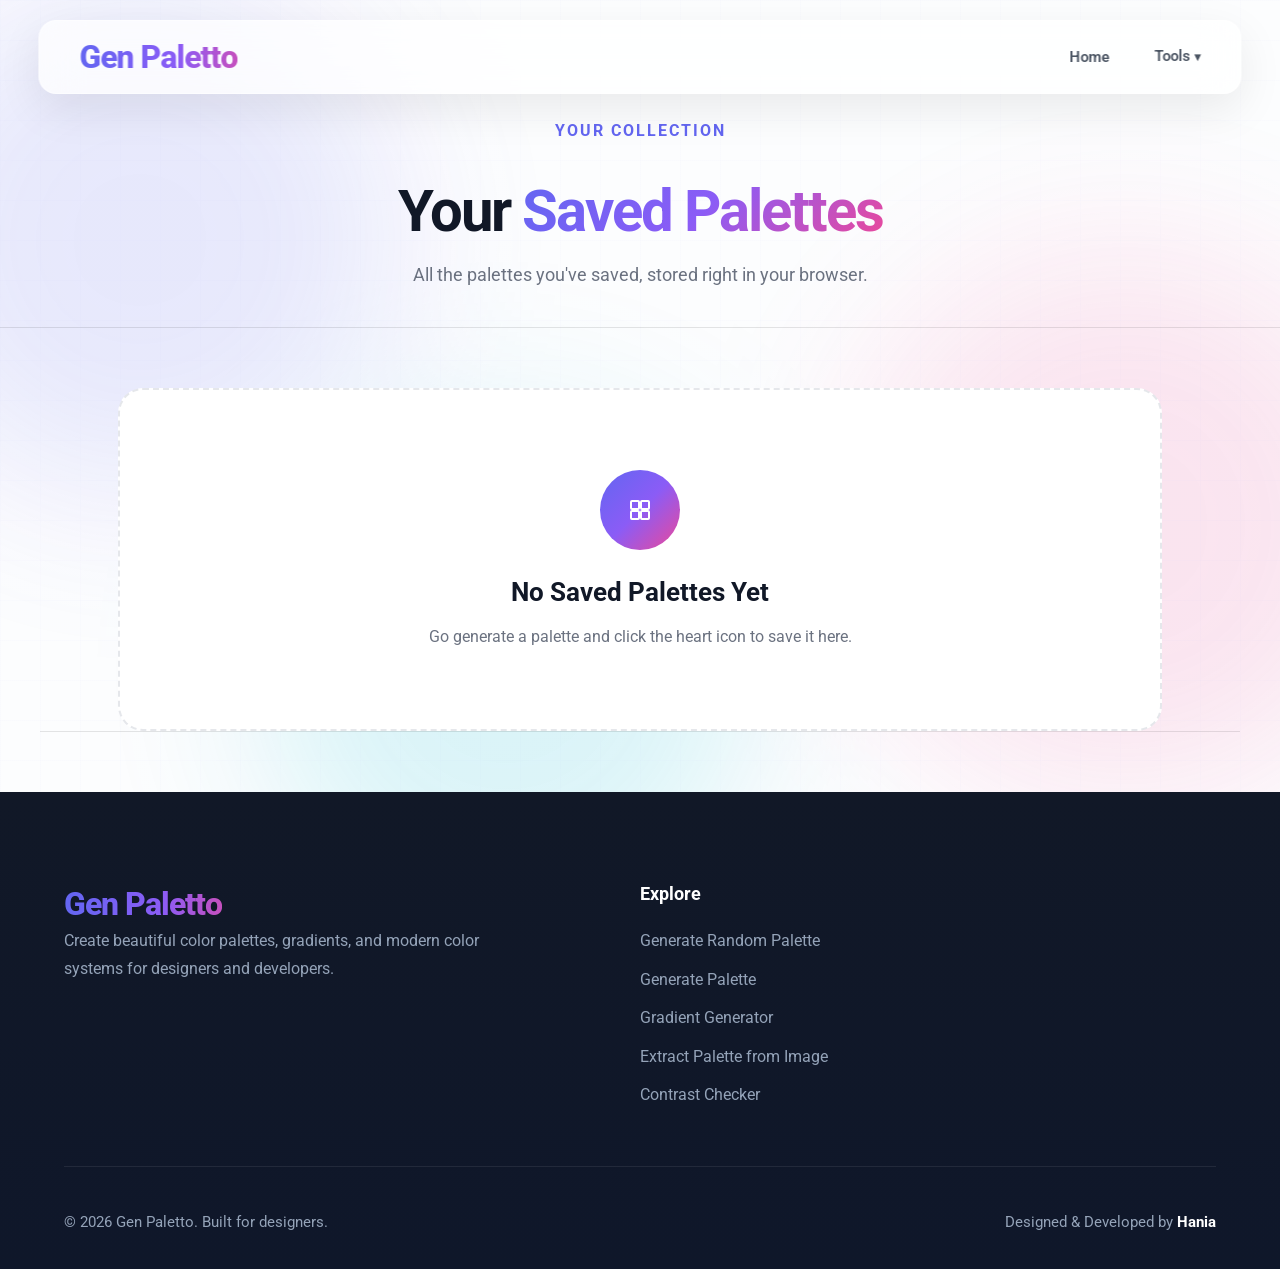
<file: savedpalettes.html>
<!DOCTYPE html>
<html lang="en">
<head>
    <meta charset="UTF-8">
    <meta name="viewport" content="width=device-width, initial-scale=1.0">
    <meta name="description" content="View and manage your saved color palettes." />
    <meta name="author" content="GenPaletto" />
    <title>Gen Paletto</title>
    <link rel="stylesheet" href="css/style.css">
    <link rel="icon" type="image/png" href="favicon/favicon-96x96.png" sizes="96x96" />
    <link rel="shortcut icon" href="favicon/favicon.ico" />
    <link rel="apple-touch-icon" sizes="180x180" href="favicon/apple-touch-icon.png" />
    <link rel="manifest" href="favicon/site.webmanifest" />
  
</head>
<body>

<div class="aurora">
    <span class="blob blob1"></span>
    <span class="blob blob2"></span>
    <span class="blob blob3"></span>
    <span class="grid-overlay"></span>
</div>

<header class="navbar">
    <a href="index.html" class="logo">Gen Paletto</a>
    <nav>
        <ul class="nav-links">
            <li><a href="index.html">Home</a></li>
            <li class="dropdown">
                <a href="#" class="dropdown-toggle">Tools <span class="arrow">▾</span></a>
                <ul class="dropdown-menu">
                    <li><a target="_blank" href="randompalettegenerator.html">Generate Random Palette</a></li>
                    <li><a target="_blank" href="palettegenerator.html">Generate Palette</a></li>
                    <li><a target="_blank" href="gradientgenerator.html">Gradient Generator</a></li>
                    <li><a target="_blank" href="imagepicker.html">Extract Palette from Image</a></li>
                       <li><a target="_blank" href="contrastchecker.html">Contrast Checker</a></li>
                </ul>
            </li>
          
        </ul>
    </nav>
</header>

<section class="hero hero-generate--palette">
    <div class="section-heading">
        <span>YOUR COLLECTION</span>
    </div>
    <div class="section-heading">
        <h2>Your <span class="gradient-text">Saved Palettes</span></h2>
        <p>All the palettes you've saved, stored right in your browser.</p>
    </div>
</section>

<section class="saved-palettes-section">
    <div class="container">

        <div id="savedPalettesEmpty" class="empty-state">
            <div class="empty-icon">
            <svg xmlns="http://w3.org" viewBox="0 0 24 24" width="24" height="24" fill="none" stroke="currentColor" stroke-width="2" stroke-linecap="round" stroke-linejoin="round">
  <rect x="3" y="3" width="8" height="8" rx="1" />
  <rect x="13" y="3" width="8" height="8" rx="1" />
  <rect x="3" y="13" width="8" height="8" rx="1" />
  <rect x="13" y="13" width="8" height="8" rx="1" />
</svg>

            </div>
            <h3>No Saved Palettes Yet</h3>
            <p>Go generate a palette and click the heart icon to save it here.</p>
        </div>

        <div id="savedPalettesContainer" class="saved-palettes-grid"></div>

    </div>
</section>

<!-- PALETTE MODAL -->
<div id="paletteModalOverlay" class="modal-overlay">
    <div class="modal-box">

        <button id="modalCloseBtn" class="modal-close-btn"><svg xmlns="http://w3.org" viewBox="0 0 24 24" width="24" height="24" fill="none" stroke="currentColor" stroke-width="3" stroke-linecap="round" stroke-linejoin="round">
  <line x1="18" y1="6" x2="6" y2="18" />
  <line x1="6" y1="6" x2="18" y2="18" />
</svg>
</button>

        <div class="modal-header">

            <input
                type="text"
                id="modalTitleInput"
                class="modal-title-input"
                readonly>

            <button id="modalEditNameBtn" class="modal-edit-btn" title="Edit name">
<svg xmlns="http://w3.org" viewBox="0 0 24 24" width="24" height="24" fill="none" stroke="currentColor" stroke-width="2" stroke-linecap="round" stroke-linejoin="round">
  <path d="M12 20h9" />
  <path d="M16.5 3.5a2.121 2.121 0 0 1 3 3L7 19l-4 1 1-4L16.5 3.5z" />
</svg>
            </button>
              <button id="modalExportBtn" class="modal-edit-btn" title="Export palette">
        <svg xmlns="http://www.w3.org/2000/svg" width="20" height="20" viewBox="0 0 24 24" fill="none" stroke="currentColor" stroke-width="2" stroke-linecap="round" stroke-linejoin="round">
            <path d="M21 15v4a2 2 0 0 1-2 2H5a2 2 0 0 1-2-2v-4"/>
            <polyline points="7 10 12 15 17 10"/>
            <line x1="12" y1="15" x2="12" y2="3"/>
        </svg>
    </button>

        </div>

        <div id="modalSwatchRow" class="modal-swatch-row"></div>

    </div>
</div>
<!-- EXPORT MODAL -->
<div id="exportModalOverlay" class="modal-overlay">
    <div class="modal-box export-modal-box">

        <button id="exportModalCloseBtn" class="modal-close-btn"><svg xmlns="http://w3.org" viewBox="0 0 24 24" width="24" height="24" fill="none" stroke="currentColor" stroke-width="3" stroke-linecap="round" stroke-linejoin="round">
  <line x1="18" y1="6" x2="6" y2="18" />
  <line x1="6" y1="6" x2="18" y2="18" />
</svg></button>

        <h3 class="export-modal-title">Export Palette</h3>

        <div class="export-tabs">
            <button class="export-tab-btn active" data-tab="css">CSS</button>
            <button class="export-tab-btn" data-tab="json">JSON</button>
        </div>

        <pre id="exportCodeBlock" class="export-code-block"></pre>

        <div class="export-actions">
            <button id="copyExportBtn" class="generate-btn primary-btn nav-btn">
                <svg xmlns="http://www.w3.org/2000/svg" width="24" height="24" viewBox="0 0 24 24" fill="none" stroke="currentColor" stroke-width="2" stroke-linecap="round" stroke-linejoin="round">
                        <rect width="14" height="14" x="8" y="8" rx="2" ry="2"/>
                        <path d="M4 16c-1.1 0-2-.9-2-2V4c0-1.1.9-2 2-2h10c1.1 0 2 .9 2 2"/>
                    </svg>
                Copy
            </button>

            <button id="downloadExportBtn" class="generate-btn primary-btn nav-btn">
        
                    <svg xmlns="http://www.w3.org/2000/svg" width="22" height="22" viewBox="0 0 24 24" fill="none" stroke="currentColor" stroke-width="2" stroke-linecap="round" stroke-linejoin="round">
                        <path d="M21 15v4a2 2 0 0 1-2 2H5a2 2 0 0 1-2-2v-4"/>
                        <polyline points="7 10 12 15 17 10"/>
                        <line x1="12" y1="15" x2="12" y2="3"/>
                    </svg>

                Download
            </button>
        </div>

    </div>
</div>
<!-- FOOTER -->
<footer class="footer">
    <div class="container">
        <div class="footer-top">
            <div class="footer-brand">
                <a href="#" class="logo">Gen Paletto</a>
                <p>Create beautiful color palettes, gradients, and modern color systems for designers and developers.</p>
            </div>
            <div class="footer-column">
                <h4>Explore</h4>
                <ul>
                    <li><a target="_blank" href="randompalettegenerator.html">Generate Random Palette</a></li>
                    <li><a target="_blank" href="palettegenerator.html">Generate Palette</a></li>
                    <li><a target="_blank" href="gradientgenerator.html">Gradient Generator</a></li>
                    <li><a target="_blank" href="imagepicker.html">Extract Palette from Image</a></li>
                        <li><a target="_blank" href="contrastchecker.html">Contrast Checker</a></li>
                </ul>
            </div>
          
        </div>
        <div class="footer-bottom">
            <p>© 2026 Gen Paletto. Built for designers.</p>
            <p>Designed & Developed by <span>Hania</span></p>
        </div>
    </div>
</footer>

<script src="js/savedpalettes.js"></script>
 <script src="js/ui.js"></script>
</body>
</html>
</file>
<file: css/style.css>
@import url(https://fonts.googleapis.com/css?family=Roboto:100,200,300,regular,500,600,700,800,900,100italic,200italic,300italic,italic,500italic,600italic,700italic,800italic,900italic);

*,
*::before,
*::after {
    margin: 0;
    padding: 0;
    box-sizing: border-box;
    font-family: 'Roboto', sans-serif;
}

html {
    scroll-behavior: smooth;
}

body {

    font-family: var(--ff);
    background: #F8FAFC;
    color: #111827;
    overflow-x: hidden;
    line-height: 1.4;
    position: relative;
    user-select: none;
}

:root {
    --ff: 'Roboto', sans-serif;
    --bg: #F8FAFC;
    --surface: #FFFFFF;
    --text: #111827;
    --text-light: #6B7280;
    --border: #E5E7EB;
    /* Brand */
    --primary: #6366F1;
    --secondary: #8B5CF6;
    --pink: #EC4899;
    --cyan: #06B6D4;
    --green: #10B981;
    --yellow: #FBBF24;

    --gradient:
        linear-gradient(135deg,
            #6366F1,
            #8B5CF6,
            #EC4899);

    /* Radius */
    --radius-sm: 12px;
    --radius: 20px;
    --radius-lg: 30px;
    /* Shadow */
    --shadow-sm:
        0 8px 20px rgba(0, 0, 0, .05);
    --shadow:
        0 20px 50px rgba(15, 23, 42, .08);
    --shadow-lg:
        0 40px 80px rgba(15, 23, 42, .10);
    /* Transition */
    --transition: .35s ease;

}

.container {
    width: min(1300px, 90%);
    margin: auto;
}

section {
    padding: 20px 0;
    position: relative;
    border-bottom: 1px solid rgba(0, 0, 0, .1);
}

a {
    text-decoration: none;
}

button {
    border: none;
    cursor: pointer;
    font-family: inherit;
}

ul {
    list-style: none;
}

/*  BUTTONS*/

.primary-btn {
    display: inline-flex;
    align-items: center;
    justify-content: center;
    gap: 10px;
    padding: 16px 34px;
    border-radius: 999px;
    background: var(--gradient);
    color: white;
    font-weight: 700;
    transition: var(--transition);
    box-shadow:
        0 15px 40px rgba(99, 102, 241, .30);
}

.primary-btn:hover {
    transform: translateY(-5px);
    box-shadow:
        0 25px 55px rgba(99, 102, 241, .35);
}

.secondary-btn {
    display: inline-flex;
    align-items: center;
    justify-content: center;
    padding: 16px 34px;
    border-radius: 999px;
    background: white;
    border: 1px solid var(--border);
    color: var(--text);
    font-weight: 700;
    transition: var(--transition);
}

.secondary-btn:hover {
    background: #F3F4F6;
    transform: translateY(-4px);
}

/*   GRADIENT TEXT*/

.gradient-text {
    background: var(--gradient);
    -webkit-background-clip: text;
    -webkit-text-fill-color: transparent;
}

/*  AURORA BACKGROUND= */

.aurora {
    position: fixed;
    inset: 0;
    z-index: -10;
    overflow: hidden;
}

/*  GLOWING BLOBS*/

.blob {
    position: absolute;
    border-radius: 50%;
    filter: blur(80px);
    opacity: .35;
}

.blob1 {
    width: 520px;
    height: 520px;
    background: var(--primary);
    top: -20px;
    left: -120px;

}

.blob2 {
    width: 550px;
    height: 550px;
    background: var(--pink);
    top: 250px;
    right: -120px;
}

.blob3 {
    width: 500px;
    height: 500px;
    background: var(--cyan);
    bottom: -20px;
    left: 20%;
}

/* GRID OVERLAY*/

.grid-overlay {
    position: absolute;
    inset: 0;
    background:
        linear-gradient(rgba(255, 255, 255, .6),
            rgba(255, 255, 255, .6)),

        linear-gradient(rgba(99, 102, 241, .04) 1px,
            transparent 1px),
        linear-gradient(90deg,
            rgba(99, 102, 241, .04) 1px,
            transparent 1px);

    background-size: cover, 40px 40px, 40px 40px;

}

/*   GLASS CARD */
.glass-card {
    background: rgba(255, 255, 255, .72);
    backdrop-filter: blur(18px);
    border: 1px solid rgba(255, 255, 255, .5);
    border-radius: 24px;
    box-shadow: var(--shadow);
}

/*  SECTION TITLE */

.section-heading {
    text-align: center;
    max-width: 760px;
    margin: auto auto 20px;

}

.section-heading>span {
    color: var(--primary);
    font-weight: 700;
    letter-spacing: 2px;
    text-transform: uppercase;

}

.section-heading h2 {


    text-align: center;
    font-size: 3.6rem;
    line-height: 1.05;
    font-weight: 700;
    letter-spacing: -2px;
    margin: 20px 0;

}

.section-heading p {
    color: var(--text-light);
    font-size: 1.1rem;

}

/*HEADER */

.header {
    position: fixed;
    top: 0;
    left: 0;
    width: 100%;
    z-index: 1000;
    padding: 22px 0;
    transition: .4s ease;

}

.header.scrolled {

    padding: 14px 0;
    background: rgba(255, 255, 255, .75);
    backdrop-filter: blur(18px);
    border-bottom: 1px solid rgba(255, 255, 255, .35);
    box-shadow: 0 15px 40px rgba(0, 0, 0, .05);

}

/*   NAVBAR*/

.navbar {

    position: fixed;
    top: 20px;
    left: 50%;
    transform: translateX(-50%);
    width: min(94%, 1350px);
    height: 74px;
    padding: 0 40px;
    display: flex;
    justify-content: space-between;
    align-items: center;
    background: rgba(255, 255, 255, .75);
    backdrop-filter: blur(20px);
    border: 1px solid rgba(255, 255, 255, .45);
    border-radius: 18px;
    box-shadow:
        0 15px 45px rgba(0, 0, 0, .08);
    transition: .35s ease;
    z-index: 9999;
}


/* Scroll */

.navbar.scrolled {

    height: 66px;
    background: rgba(255, 255, 255, .92);
    box-shadow:
        0 20px 50px rgba(0, 0, 0, .1);
}

/*LOGO*/

.logo {
    text-decoration: none;
    font-size: 2rem;
    font-weight: 800;
    letter-spacing: -1px;
    background: linear-gradient(90deg,
            #6366F1,
            #8B5CF6,
            #EC4899,
            #06B6D4,
            #10B981);
    background-size: 250%;
    -webkit-background-clip: text;
    -webkit-text-fill-color: transparent;
    background-clip: text;
    transition: .5s ease;
}

.logo:hover {
    background-position: right;
}


/*NAVIGATION*/

.nav-links {
    display: flex;
    align-items: center;
    gap: 45px;
    list-style: none;

}

.nav-links a {
    text-decoration: none;
    color: #4B5563;
    font-size: 15px;
    font-weight: 600;
    position: relative;
    transition: .3s;
}

/* Underline */

.nav-links a::after {
    content: "";
    position: absolute;
    left: 0;
    bottom: -6px;
    width: 0;
    height: 2px;
    background: var(--gradient);
    transition: .3s;
}

.nav-links a:hover::after,
.nav-links .active::after {
    width: 100%;

}

.nav-btn svg {
    transition: .35s;
}


.nav-btn:hover svg {
    transform: rotate(90deg);
}


.mobile-menu-btn {
    display: none;
}

/* RESPONSIVE MOBILE NAVBAR */
@media (max-width: 768px) {

    .nav-links {
        display: none;
        position: absolute;
        top: 70px;
        left: 0;
        width: 100%;
        padding: 20px;
        flex-direction: column;
        align-items: flex-start;
        gap: 18px;
        background: rgba(255, 255, 255, .96);
        backdrop-filter: blur(18px);
        border-bottom: 1px solid var(--border);
        box-shadow: var(--shadow-sm);
    }

    .nav-links.mobile-open {
        display: flex;
    }

    .nav-links a {
        width: 100%;
        padding: 10px 0;
    }

    .mobile-menu-btn {
        display: flex;
        align-items: center;
        justify-content: center;
        width: 44px;
        height: 44px;
        border: none;
        background: transparent;
        font-size: 1.7rem;
        color: var(--primary);
        cursor: pointer;
    }

    .logo {
        font-size: 1.4rem;

    }
}

/* HERO*/

.hero {
    display: flex;
    align-items: center;
    justify-content: center;
    padding-top: 120px;
}

.hero-container {
    display: grid;
    grid-template-columns: 1fr 1fr;
    align-items: center;
    gap: 80px;

}

/* HERO TITLE*/

.hero-content h1 {

    font-size: 4.8rem;
    line-height: 1.05;
    font-weight: 900;
    letter-spacing: -2px;
    margin-bottom: 30px;
}

.hero-content p {
    font-size: 1.15rem;
    color: var(--text-light);
    max-width: 600px;
    line-height: 1.9;
    margin-bottom: 45px;
}

/*  HERO BUTTON */

.hero-buttons {
    display: flex;
    gap: 20px;
    align-items: center;
    margin-bottom: 60px;
}

/*  MINI STATS*/

.mini-stats {
    display: flex;
    gap: 55px;
    align-items: center;
}

.mini-stats h3 {
    font-size: 2rem;
    color: var(--primary);
    margin-bottom: 5px;

}

.mini-stats span {
    color: var(--text-light);
    font-size: .95rem;

}

/*HERO VISUAL*/

.hero-visual {
    position: relative;
    height: 700px;
    display: flex;
    justify-content: center;
    align-items: center;

}

/*GLASS CARDS*/

.palette-card {
    position: absolute;
    width: 320px;
    padding: 24px;
    top: 20px;
    left: 20px;
}

.gradient-card {

    position: absolute;
    width: 260px;
    padding: 22px;
    right: 20px;
    top: 180px;
}

.harmony-card {

    position: absolute;
    width: 250px;
    padding: 22px;
    left: 120px;
    bottom: 40px;
}

/*   CARD HEADER */

.card-header {

    display: flex;
    justify-content: space-between;
    align-items: center;
    margin-bottom: 20px
}

.card-header h4 {

    font-size: 1rem;
    font-weight: 700;

}

.card-header i {

    color: var(--primary);
    cursor: pointer;

}

/*  PALETTE COLORS*/

.palette {
    display: flex;
    gap: 12px;
}

.palette span {

    flex: 1;
    height: 120px;
    border-radius: 18px;
    transition: .35s ease;
    cursor: pointer;
}

.palette span:hover {
    transform: translateY(-12px);
}

/*GRADIENT CARD*/

.gradient-preview {

    height: 170px;
    border-radius: 18px;
    background:
        linear-gradient(135deg,
            #6366F1,
            #8B5CF6,
            #EC4899);

}

/*HARMONY CARD*/

.harmony-card ul {

    display: flex;
    flex-direction: column;
    gap: 18px;

}

.harmony-card li {
    background: #F8FAFC;
    padding: 14px 18px;
    border-radius: 16px;
    font-weight: 600;
    transition: .35s;

}

.harmony-card li:hover {
    background-color: var(--primary);
    color: white;
    transform: translateX(10px);
}

/*  FLOATING EFFECT */
.palette-card {
    animation: floatOne 6s ease-in-out infinite;
}

.gradient-card {
    animation: floatTwo 8s ease-in-out infinite;
}

.harmony-card {
    animation: floatThree 7s ease-in-out infinite;
}

/*KEYFRAMES*/

@keyframes floatOne {

    0%,
    100% {

        transform: translateY(0px);

    }

    50% {

        transform: translateY(-18px);

    }

}

@keyframes floatTwo {

    0%,
    100% {

        transform: translateY(0px);

    }

    50% {

        transform: translateY(20px);

    }

}

@keyframes floatThree {

    0%,
    100% {

        transform: translateY(0px);

    }

    50% {

        transform: translateY(-15px);

    }

}

/* HOVER EFFECT*/

.glass-card {
    transition: .4s ease;
}

.glass-card:hover {
    transform: translateY(-10px);
    box-shadow:
        0 35px 80px rgba(15, 23, 42, .12);
}

/* RESPONSIVE */

@media(max-width:1100px) {

    .section-heading h2 {
        text-align: center;
        font-size: 2rem;
        margin: 20px 0;
    }

    .hero-content {

        text-align: center;

        margin: auto;

    }

    .hero-buttons {

        justify-content: center;

    }

    .mini-stats {

        justify-content: center;

    }

    .hero-visual {

        height: 650px;

    }

}

@media(max-width:768px) {

    .section-heading h2 {
        text-align: center;
        font-size: 2rem;
        margin: 20px 0;

    }

    .hero-content h1 {
        font-size: 3.2rem;
    }

    .hero-buttons {
        flex-direction: column;
    }

    .mini-stats {
        flex-direction: column;
        gap: 30px;
    }

    .palette-card {
        width: 270px;
    }

    .gradient-card {
        width: 220px;
    }

    .harmony-card {

        width: 220px;
        left: 40px;
    }


}

/* HERO TITLE*/

.hero-content h1 {
    font-size: 4.8rem;
    line-height: 1.05;
    font-weight: 900;
    letter-spacing: -2px;
    margin-bottom: 30px;
}

.hero-content p {
    font-size: 1.15rem;
    color: var(--text-light);
    max-width: 600px;
    line-height: 1.9;
    margin-bottom: 45px;
}

/* BUTTONS*/

.hero-buttons {
    display: flex;
    gap: 20px;
    align-items: center;
    margin-bottom: 60px;
}

.mini-stats {

    display: flex;
    gap: 55px;
    align-items: center;
    justify-content: center;
    flex-direction: row;

}


.mini-stats div {
    display: flex;
    flex-direction: column;
}

.mini-stats h3 {
    font-size: 2rem;
    color: var(--primary);
    margin-bottom: 5px;
}

.mini-stats span {
    color: var(--text-light);
    font-size: .95rem;
}

.hero-visual {
    position: relative;
    height: 700px;
    display: flex;
    justify-content: center;
    align-items: center;
}

.palette-card {
    position: absolute;
    width: 320px;
    padding: 24px;
    top: 20px;
    left: 20px;
}

.gradient-card {
    position: absolute;
    width: 260px;
    padding: 22px;
    right: 20px;
    top: 180px;
}

.harmony-card {
    position: absolute;
    width: 250px;
    padding: 22px;
    left: 120px;
    bottom: 40px;
}


.card-header {
    display: flex;
    justify-content: space-between;
    align-items: center;
    margin-bottom: 20px;
}

.card-header h4 {
    font-size: 1rem;
    font-weight: 700;
}

.card-header i {
    color: var(--primary);
    cursor: pointer;
}


.palette {
    display: flex;
    gap: 12px;
}

.palette span {
    flex: 1;
    height: 170px;
    border-radius: 14px;
    transition: .35s ease;
    cursor: pointer;
}

.palette span:hover {
    transform: translateY(-10px);
}

.gradient-preview {

    height: 170px;
    border-radius: 18px;
    background:
        linear-gradient(135deg,
            #6366F1,
            #8B5CF6,
            #EC4899);

}

.harmony-card ul {
    display: flex;
    flex-direction: column;
    gap: 18px;
}

.harmony-card li {
    background: #F8FAFC;
    padding: 14px 18px;
    border-radius: 14px;
    font-weight: 600;
    transition: .35s;
}

.harmony-card li:hover {
    background: var(--primary);
    color: white;
    transform: translateX(10px);
}


.palette-card {
    animation: floatOne 6s ease-in-out infinite;
}

.gradient-card {
    animation: floatTwo 8s ease-in-out infinite;
}

.harmony-card {
    animation: floatThree 7s ease-in-out infinite;
}

/*KEYFRAMES*/

@keyframes floatOne {

    0%,
    100% {

        transform: translateY(0px);

    }

    50% {

        transform: translateY(-18px);

    }

}

@keyframes floatTwo {

    0%,
    100% {

        transform: translateY(0px);

    }

    50% {

        transform: translateY(20px);

    }

}

@keyframes floatThree {

    0%,
    100% {

        transform: translateY(0px);

    }

    50% {

        transform: translateY(-15px);

    }

}

/*HOVER EFFECT*/

.glass-card {
    transition: .4s ease;
}

.glass-card:hover {
    transform: translateY(-10px);
    box-shadow:
        0 35px 80px rgba(15, 23, 42, .12);
}

/* RESPONSIVE */

@media(max-width:1100px) {

    .hero-content {
        text-align: center;
        margin: auto;
    }

    .hero-buttons {
        justify-content: center;
    }

    .hero-visual {
        height: 650px;
    }
}

@media(max-width:900px) {

    .hero-container {
        grid-template-columns: 1fr;
    }

    .hero-visual {

        display: none;
    }
}

@media(max-width:768px) {

    .hero-content h1 {
        font-size: 3.2rem;
    }

    .hero-buttons {
        flex-direction: column;
    }
}

/*FEATURE ICON*/
.features {
    margin-top: 100px;
    padding: 100px 0;
}

.tools-grid {
    display: grid;
    grid-template-columns: repeat(3, 1fr);
    gap: 28px;
}

.tool-card {
    background: var(--surface);
    border: 1px solid var(--border);
    border-radius: var(--radius);
    padding: 36px 32px;
    box-shadow: var(--shadow-sm);
    transition: transform var(--transition), box-shadow var(--transition), border-color var(--transition);
    cursor: pointer;
    text-decoration: none;
    color: inherit;
    display: block;
    position: relative;
    overflow: hidden;
}

.tool-card::before {
    content: "";
    position: absolute;
    inset: 0;
    background: var(--gradient);
    opacity: 0;
    transition: opacity var(--transition);
    z-index: 0;
}

.tool-card:hover {
    transform: translateY(-6px);
    box-shadow: var(--shadow-lg);
    border-color: transparent;
}

.tool-card:hover::before {
    opacity: .04;
}

.tool-card>* {
    position: relative;
    z-index: 1;
}

.tool-icon {
    width: 56px;
    height: 56px;
    border-radius: var(--radius-sm);
    display: flex;
    align-items: center;
    justify-content: center;
    margin-bottom: 24px;
    transition: transform var(--transition);
}

.tool-card:hover .tool-icon {
    transform: scale(1.08) rotate(-4deg);
}

.tool-icon svg {
    width: 26px;
    height: 26px;
    stroke: #fff;
}

.icon-random {
    background: linear-gradient(135deg, var(--secondary), var(--pink));
}

.icon-generate {
    background: linear-gradient(135deg, var(--secondary), var(--cyan));
}

.icon-gradient {
    background: linear-gradient(135deg, var(--pink), var(--secondary));
}

.icon-extract {
    background: linear-gradient(135deg, var(--cyan), var(--secondary));
}

.tool-card h3 {
    font-size: 19px;
    font-weight: 700;
    margin-bottom: 10px;
    letter-spacing: -0.01em;
}

.tool-card p {
    font-size: 14.5px;
    color: var(--text-light);
    line-height: 1.6;
    margin-bottom: 20px;
}

.tool-link {
    font-size: 13.5px;
    font-weight: 600;
    color: var(--primary);
    display: inline-flex;
    align-items: center;
    gap: 6px;
}

.tool-link svg {
    width: 14px;
    height: 14px;
    stroke: var(--primary);
    transition: transform var(--transition);
}

.tool-card:hover .tool-link svg {
    transform: translateX(4px);
}

@media (max-width:900px) {
    .tools-grid {
        grid-template-columns: 1fr 1fr;
    }

    .tools {
        padding: 40px 0;
    }

    .features {
        margin-top: 0px;
        padding: 40px 0;
    }
}

@media (max-width:768px) {
    .tools-grid {
        grid-template-columns: 1fr;
    }
}


/* FOOTER */

.footer {

    background: linear-gradient(180deg, #111827 0%, #0F172A 100%);
    color: #E5E7EB;
    padding: 90px 0 35px;
    position: relative;
    bottom: 0;
}

.footer-top {
    display: grid;
    grid-template-columns: 2fr 1fr 1fr;
    gap: 80px;
    padding-bottom: 60px;
    border-bottom: 1px solid rgba(255, 255, 255, .08);

}

/*BRAND*/

.footer-logo {
    font-size: 2rem;
    font-weight: 800;
    margin-bottom: 20px;
    color: #FFFFFF;
    letter-spacing: -1px;

}

.footer-logo span {
    background: linear-gradient(90deg,
            #6366F1,
            #8B5CF6,
            #EC4899);
    -webkit-background-clip: text;
    -webkit-text-fill-color: transparent;
}

.footer-brand p {

    max-width: 420px;
    color: #94A3B8;
    line-height: 1.8;
    font-size: 1rem;
}

/* FOOTER COLUMNS */

.footer-column h4 {

    color: #FFFFFF;
    margin-bottom: 24px;
    font-size: 1.1rem;
    font-weight: 700;
}

.footer-column ul {
    display: flex;
    flex-direction: column;
    gap: 16px;

}

.footer-column ul li {
    list-style: none;
}

.footer-column a {
    color: #94A3B8;
    text-decoration: none;
    transition: .3s ease;
}

.footer-column a:hover {

    color: #FFFFFF;
    padding-left: 8px;
}

/*  FOOTER BOTTOM */

.footer-bottom {
    margin-top: 35px;
    padding-top: 10px;
    display: flex;
    justify-content: space-between;
    align-items: center;
    color: #94A3B8;
    font-size: .95rem;
}

.footer-bottom p {

    margin: 0;

}

.footer-bottom span {
    color: #FFFFFF;
    font-weight: 700;
}

/* RESPONSIVE */

@media (max-width:900px) {
    .footer-brand p {
        margin: auto;
    }

    .footer-bottom {
        flex-direction: column;
        gap: 18px;
        text-align: center;
    }

}

@media (max-width:768px) {

    .footer {
        padding: 70px 0 25px;
    }

    .footer-logo {
        font-size: 1.2rem;
    }

    .footer-column h4 {
        font-size: 1rem;
    }

    .footer-column a {
        font-size: .95rem;
    }

    .footer-bottom {
        font-size: .9rem;
    }

    .footer-top {
        grid-template-columns: 2fr 1fr 1fr;
        gap: 20px;
    }
}

@media (max-width:500px) {

    .footer-top {
        display: grid;
        grid-template-columns: 1fr;
        gap: 20px;
    }
}

/* INDEX.HTML COMPLETE */
.dropdown {
    position: relative;
}

.dropdown-toggle {
    cursor: pointer;
    display: flex;
    align-items: center;
    gap: 4px;
}

.dropdown-menu {
    position: absolute;
    top: 140%;
    left: 0;
    background: #fff;
    box-shadow: 0 8px 24px rgba(0, 0, 0, 0.12);
    border-radius: 10px;
    min-width: 220px;
    padding: 8px;
    list-style: none;
    opacity: 0;
    visibility: hidden;
    transform: translateY(8px);
    transition: all 0.2s ease;
    z-index: 100;
}

.dropdown.active .dropdown-menu,
.dropdown:hover .dropdown-menu {
    opacity: 1;
    visibility: visible;
    transform: translateY(0);
}

.dropdown-menu li a {
    display: block;
    padding: 10px 12px;
    border-radius: 6px;
    color: #333;
    text-decoration: none;
    font-size: 14px;
}

.dropdown-menu li a:hover {
    background: #f3f0ff;
    color: #6366F1;
}

.arrow {
    font-size: 12px;
    transition: transform 0.2s ease;
}

.dropdown.active .arrow {
    transform: rotate(180deg);
}

/* RANDOM PALETTE GENERATOR*/

.container-random {
    background: transparent;
    display: flex;
    flex-direction: column;
    gap: 1rem;
    max-width: 1100px;
    margin: auto;
}

.box-container {
    display: flex;
    flex-wrap: wrap;
    gap: 18px;
    padding: 12px;
}


.controls {
    display: flex;
    justify-content: space-between;
    align-items: center;

}

@media(max-width: 768px) {
    .container-random {
        padding: 0 20px;
    }
}

/* PALETTE GENERATOR */
.hero-generate--palette {
    display: flex;
    flex-direction: column;
}

.generator {
    padding: 20px 0;
}

.generator-box {

    display: flex;
    align-items: end;
    gap: 24px;
    flex-wrap: wrap;
    gap: 25px;
    align-items: end;
    background: rgba(255, 255, 255, .8);
    backdrop-filter: blur(20px);
    border: 1px solid rgba(255, 255, 255, .6);
    border-radius: 28px;
    padding: 35px;
    box-shadow: var(--shadow);
}

.color-input {
    display: flex;
    align-items: center;
    gap: 14px;
}

.color-input input[type="color"] {
    width: 64px;
    height: 64px;
    border: none;
    border-radius: 16px;
    cursor: pointer;
    background: none;
}

.color-input input[type="color"]::-webkit-color-swatch {
    border: none;
    border-radius: 16px;
}

#hexInput {
    flex: 1;
    height: 64px;
    border: 1px solid var(--border);
    border-radius: 16px;
    padding: 0 18px;
    font-size: 1rem;
    font-weight: 600;
    color: var(--text);
    background: #fff;
    transition: .3s;
}

#hexInput:focus {
    outline: none;
    border-color: var(--primary);
    box-shadow: 0 0 0 4px rgba(99, 102, 241, .15);
}

.palette-section {
    margin-top: 20px;
}

.section-title {
    text-align: center;
    margin-bottom: 20px;
}

.section-title h2 {
    font-size: 2.5rem;
    color: var(--text);
    margin-bottom: 15px;
}

.section-title p {
    max-width: 650px;
    margin: auto;
    color: var(--text-light);
    line-height: 1.8;
}

/* EMPTY STATE */

.empty-state {
    text-align: center;
    padding: 80px 30px;
    border: 2px dashed var(--border);
    border-radius: 25px;
    background: #fff;
}

.empty-icon {
    width: 80px;
    height: 80px;
    margin: auto;
    margin-bottom: 25px;
    border-radius: 50%;
    display: flex;
    justify-content: center;
    align-items: center;
    background: var(--gradient);
    color: #fff;
    font-size: 2rem;

}

.empty-state h3 {
    margin-bottom: 15px;
    font-size: 1.6rem;
}

.empty-state p {
    color: var(--text-light);
}


.palette-grid {
    display: grid;
    grid-template-columns: repeat(auto-fit, minmax(220px, 1fr));
    gap: 28px;
    margin-top: 50px;
}

.color-card {
    width: 160px;
    border-radius: 12px;
    overflow: hidden;
    box-shadow: 0 8px 12px rgba(0, 0, 0, 0.4);
    transition: transform 0.2s;
}

.color-card:hover {
    transform: translateY(-4px);
}

.color-preview {
    height: 120px;
    cursor: pointer;

}

.color-details {
    padding: 0.8rem;
    font-size: 0.8rem;
    font-weight: 800;
    text-transform: uppercase;
    cursor: pointer;
    user-select: none;
    height: 60px;
    display: flex;
    justify-content: space-between;
    align-items: center;
}

.copy-btn {
    padding: 0;
    cursor: pointer;
    color: #000;
    background: transparent;

}

.copy-btn svg {
    font-size: 16px;
    color: #000;
    background: transparent;
}

.color-value {
    width: 100%;
    border: none;
    background: none;
    text-align: left;
    cursor: pointer;
    font-size: 0.8rem;
    font-weight: 700;
    color: var(--text);
    transition: .3s;
    text-transform: lowercase;
}

.color-value:hover {
    color: var(--primary);
}

.palette-group {
    padding-bottom: 20px;
    border-bottom: 1px solid var(--border);
}

.palette-row {
    display: flex;
    gap: 18px;
    flex-wrap: wrap;
    width: 100%;
}

@media (max-width: 768px) {

    .color-card {
        width: 120px;

    }

    .color-preview {
        height: 100px;
    }

    .color-details {
        height: 40px;
    }

    #hexInput {
        height: 40px;

        padding: 0 8px;

        font-size: 0.8rem;
    }

    .color-input input[type="color"] {
        width: 50px;
        height: 50px;
        border: none;
        border-radius: 8px;

    }
}

/* GRADIENT GENERATOR */

.main {
    max-width: 1200px;
    margin: auto;
    padding: 20px 40px 100px;
}

.workspace {
    padding: 20px 0;
    display: grid;
    grid-template-columns: 400px 1fr;
    gap: 28px;
    align-items: start;
}

@media (max-width: 900px) {
    .workspace {
        grid-template-columns: 1fr;
    }
}

/* Controls Card  */
.panel {
    background: var(--surface);
    border-radius: var(--radius);
    box-shadow: var(--shadow);
    border: 1px solid var(--border);
    padding: 28px;
}

.panel h2 {
    font-size: 18px;
    font-weight: 700;
    margin-bottom: 4px;
}

.panel .hint {
    color: var(--text-light);
    font-size: 13px;
    margin-bottom: 22px;
}

.stop-count {
    display: flex;
    background: var(--bg);
    border: 1px solid var(--border);
    border-radius: var(--radius-sm);
    padding: 4px;
    margin-bottom: 24px;
}

.stop-count button {
    flex: 1;
    border: none;
    background: transparent;
    padding: 10px 0;
    font-weight: 700;
    font-size: 14px;
    color: var(--text-light);
    border-radius: 8px;
    cursor: pointer;
    transition: all var(--transition);
}

.stop-count button.active {
    background: var(--surface);
    color: var(--text);
    box-shadow: var(--shadow-sm);
}

.color-row {
    display: flex;
    align-items: center;
    gap: 12px;
    margin-bottom: 14px;
    padding: 10px;
    border: 1px solid var(--border);
    border-radius: var(--radius-sm);
    transition: border-color var(--transition);
}

.color-row:hover {
    border-color: var(--secondary);
}

.swatch-wrap {
    position: relative;
    width: 44px;
    height: 44px;
    flex-shrink: 0;
}

.swatch-wrap input[type="color"] {
    -webkit-appearance: none;
    appearance: none;
    width: 100%;
    height: 100%;
    border: none;
    border-radius: 10px;
    cursor: pointer;
    padding: 0;
    background: none;
}

.swatch-wrap input[type="color"]::-webkit-color-swatch-wrapper {
    padding: 0;
    border-radius: 10px;
}

.swatch-wrap input[type="color"]::-webkit-color-swatch {
    border: none;
    border-radius: 10px;
}

.color-meta {
    flex: 1;
}

.color-meta label {
    display: block;
    font-size: 11px;
    color: var(--text-light);
    font-weight: 700;
    letter-spacing: .5px;
    text-transform: uppercase;
    margin-bottom: 2px;
}

.color-meta input[type="text"] {
    border: none;
    background: transparent;
    font-size: 15px;
    font-weight: 700;
    color: var(--text);
    width: 100%;
    font-family: inherit;
    text-transform: uppercase;
}

.color-meta input[type="text"]:focus {
    outline: none;
}

.stop-position {
    width: 46px;
    text-align: center;
    font-size: 12px;
    color: var(--text-light);
    font-weight: 600;
    flex-shrink: 0;
}

.field {
    margin-top: 22px;
}

.field label {
    display: flex;
    justify-content: space-between;
    font-size: 13px;
    font-weight: 700;
    margin-bottom: 10px;
}

.field label span:last-child {
    color: var(--primary);
}

input[type="range"] {
    -webkit-appearance: none;
    appearance: none;
    width: 100%;
    height: 6px;
    border-radius: 3px;
    background: var(--border);
    outline: none;
}

input[type="range"]::-webkit-slider-thumb {
    -webkit-appearance: none;
    width: 20px;
    height: 20px;
    border-radius: 50%;
    background: var(--surface);
    border: 3px solid var(--primary);
    cursor: pointer;
    box-shadow: var(--shadow-sm);
}

.type-toggle {
    display: flex;
    gap: 8px;
    margin-top: 22px;
}

.type-toggle button {
    flex: 1;
    padding: 10px 0;
    border-radius: var(--radius-sm);
    border: 1px solid var(--border);
    background: var(--bg);
    font-weight: 700;
    font-size: 13px;
    color: var(--text-light);
    cursor: pointer;
    transition: all var(--transition);
}

.type-toggle button.active {
    border-color: transparent;
    background: var(--gradient);
    color: #fff;
}

.direction-grid {
    display: grid;
    grid-template-columns: repeat(4, 1fr);
    gap: 8px;
    margin-top: 12px;
}

.dir-btn {
    aspect-ratio: 1;
    border-radius: 10px;
    border: 1px solid var(--border);
    background: var(--surface);
    cursor: pointer;
    display: flex;
    align-items: center;
    justify-content: center;
    transition: all var(--transition);
}

.dir-btn.active {
    border-color: var(--primary);
    box-shadow: 0 0 0 3px rgba(99, 102, 241, .15);
}

.dir-btn svg {
    width: 16px;
    height: 16px;
    stroke: var(--text-light);
    transition: stroke var(--transition), transform var(--transition);
}

.dir-btn.active svg {
    stroke: var(--primary);
}

.actions {
    display: flex;
    gap: 10px;
    margin-top: 24px;
}

.btn {
    flex: 1;
    padding: 13px 0;
    border-radius: var(--radius-sm);
    border: none;
    font-weight: 700;
    font-size: 14px;
    cursor: pointer;
    transition: transform var(--transition), box-shadow var(--transition);
    display: flex;
    align-items: center;
    justify-content: center;
    gap: 8px;
}

.btn:active {
    transform: scale(.97);
}

.btn-primary {
    background: var(--gradient);
    color: #fff;
    box-shadow: var(--shadow-sm);
}

.btn-primary:hover {
    box-shadow: var(--shadow);
}

.btn-ghost {
    background: var(--bg);
    color: var(--text);
    border: 1px solid var(--border);
}

.btn-ghost:hover {
    border-color: var(--secondary);
    color: var(--secondary);
}


.preview-stack {
    display: flex;
    flex-direction: column;
    gap: 24px;
    max-width: 80%;
}

.preview-box {
    height: 320px;
    border-radius: var(--radius-lg);
    box-shadow: var(--shadow-lg);
    position: relative;
    overflow: hidden;
    transition: background var(--transition);
}

.preview-box .tag {
    position: absolute;
    top: 20px;
    left: 20px;
    background: rgba(255, 255, 255, .85);
    backdrop-filter: blur(6px);
    padding: 8px 16px;
    border-radius: 100px;
    font-size: 12px;
    font-weight: 700;
    color: var(--text);
}

.code-card {
    background: #0F172A;
    border-radius: var(--radius);
    box-shadow: var(--shadow);
    padding: 24px 26px;
    position: relative;
}

.code-card .code-head {
    display: flex;
    justify-content: space-between;
    align-items: center;
    margin-bottom: 14px;
}

.code-card .code-head span {
    color: #94A3B8;
    font-size: 12px;
    font-weight: 700;
    letter-spacing: 1px;
    text-transform: uppercase;
}

#copyBtn {
    background: rgba(255, 255, 255, .08);
    border: 1px solid rgba(255, 255, 255, .12);
    color: #E2E8F0;
    font-size: 12px;
    font-weight: 700;
    padding: 7px 14px;
    border-radius: 8px;
    cursor: pointer;
    transition: background var(--transition);
}

#copyBtn:hover {
    background: rgba(255, 255, 255, .16);
}

#copyBtn.copied {
    background: var(--green);
    border-color: var(--green);
    color: #fff;
}

pre {
    color: #A5B4FC;
    font-family: "SF Mono", "Fira Code", Consolas, monospace;
    font-size: 13.5px;
    line-height: 1.7;
    white-space: pre-wrap;
    word-break: break-word;
}

pre .prop {
    color: #5EEAD4;
}

pre .val {
    color: #FDE68A;
}

.swatch-strip {
    display: flex;
    gap: 10px;
    margin-top: 4px;
}

.swatch-chip {
    flex: 1;
    display: flex;
    align-items: center;
    gap: 10px;
    background: var(--surface);
    border: 1px solid var(--border);
    border-radius: var(--radius-sm);
    padding: 12px 14px;
    box-shadow: var(--shadow-sm);
}

.swatch-chip .dot {
    width: 22px;
    height: 22px;
    border-radius: 7px;
    flex-shrink: 0;
}

.swatch-chip div span {
    display: block;
}

.swatch-chip .hexlabel {
    font-weight: 700;
    font-size: 13px;
}

.swatch-chip .poslabel {
    font-size: 11px;
    color: var(--text-light);
}

/*RESPONSIVE */

@media (max-width: 768px) {
    .preview-stack {
        max-width: 80%;
    }
}

@media (max-width: 640px) {
    .workspace {
        padding: 12px 0;
        gap: 20px;
    }

    .panel {
        padding: 20px;
    }

    .preview-box {
        height: 220px;
    }

    .color-row {
        flex-wrap: wrap;
        gap: 10px;
    }

    .stop-position {
        order: 3;
        width: auto;
        margin-left: 56px;
        /* aligns roughly under color-meta, after the swatch */
    }

    .direction-grid {
        grid-template-columns: repeat(4, 1fr);
        gap: 6px;
    }

    .actions {
        flex-direction: column;
    }

    .swatch-strip {
        flex-direction: column;
    }

    .code-card {
        padding: 18px 16px;
    }

    pre {
        font-size: 12.5px;
    }
}

@media (max-width: 500px) {
    .stop-count button {
        font-size: 12px;
        padding: 8px 0;
    }

    .type-toggle button {
        font-size: 12px;
    }

    .swatch-wrap {
        width: 38px;
        height: 38px;
    }
}

/* IMAGE COLOR PICKER */

.picker-title {
    text-align: center;
    margin-bottom: 12px;
}

.picker-subtitle {
    text-align: center;
    color: var(--text-light);
    margin-bottom: 48px;
}

.picker-layout {
    display: grid;
    grid-template-columns: 340px 1fr;
    gap: 32px;
    align-items: start;
}

.picker-panel {
    background: #fff;
    border: 1px solid rgba(0, 0, 0, 0.06);
    border-radius: 24px;
    padding: 32px 28px;
    box-shadow: 0 24px 48px rgba(99, 91, 255, 0.06);
}

.picker-panel h4 {
    font-size: 1.15rem;
    font-weight: 800;
    margin-bottom: 8px;
}

.panel-subtitle {
    color: var(--text-light);
    font-size: .9rem;
    line-height: 1.6;
    margin-bottom: 28px;
}

.upload-btn {
    position: relative;
    display: flex;
    align-items: center;
    justify-content: center;
    gap: 10px;
    padding: 14px 18px;
    border-radius: 14px;
    background: #f0f0f7;
    color: #333;
    font-weight: 700;
    cursor: pointer;
    transition: background .3s ease;
}

.upload-btn:hover {
    background: #f3f0ff;
    color: #6366F1;
}

.upload-btn::after {
    content: "";
    position: absolute;
    left: 10%;
    ;
    bottom: -6px;
    width: 0;
    height: 2px;
    background: var(--gradient);
    transition: .3s;
}

.upload-btn:hover::after {
    width: 80%;
}

.uploaded-info {
    display: flex;
    align-items: center;
    gap: 8px;
    margin-top: 16px;
    padding: 12px 14px;
    border-radius: 12px;
    background: #f6f6fb;
    font-size: .85rem;
    color: var(--text-light);
}

.uploaded-info i {
    color: #22c55e;
    font-size: 1.1rem;
}

.picker-preview-wrap {
    display: flex;
    flex-direction: column;
    gap: 20px;
}

.picker-preview {
    position: relative;
    border-radius: 24px;
    overflow: hidden;
    background: #f6f6fb;
    display: flex;
    align-items: center;
    justify-content: center;
    height: 420px;
    /* fixed height — was min-height before, now locked */
    border: 1px solid rgba(0, 0, 0, 0.06);
}

#previewImage {
    max-width: 100%;
    max-height: 100%;
    width: auto;
    height: auto;
    object-fit: contain;
    /* shows whole image, no cropping, no stretching */
    display: block;
}

.preview-badge {
    position: absolute;
    top: 20px;
    left: 20px;
    z-index: 2;
    background: rgba(255, 255, 255, 0.92);
    padding: 8px 16px;
    border-radius: 999px;
    font-size: .75rem;
    font-weight: 700;
    letter-spacing: .02em;
    color: #333;
    box-shadow: 0 4px 12px rgba(0, 0, 0, 0.08);
}

.preview-placeholder {
    text-align: center;
    color: var(--text-light);
}

.preview-placeholder i {
    font-size: 3rem;
    display: block;
    margin-bottom: 12px;
    color: #c7c7e0;
}

.color-dots {
    position: absolute;
    inset: 0;
    pointer-events: none;
}

.color-dot {
    position: absolute;
    width: 32px;
    height: 32px;
    border: 3px solid #fff;
    border-radius: 50%;
    box-shadow: 0 0 0 1px rgba(0, 0, 0, 0.15), 0 4px 12px rgba(0, 0, 0, 0.25);
    transform: translate(-50%, -50%) scale(0);
    transition: transform .4s cubic-bezier(.34, 1.56, .64, 1);
    touch-action: none;
    z-index: 2;
}

.color-dot.show {
    transform: translate(-50%, -50%) scale(1);
}

.color-dot.dragging {
    transform: translate(-50%, -50%) scale(1.25);
    box-shadow: 0 0 0 2px rgba(99, 91, 255, 0.6), 0 6px 16px rgba(0, 0, 0, 0.35);
    z-index: 3;
}

.palette-placeholder {
    grid-column: 1 / -1;
    text-align: center;
    color: var(--text-light);
    font-size: .9rem;
    padding: 20px 0;
}

@media (max-width: 900px) {
    .picker-layout {
        grid-template-columns: 1fr;
    }

    .picker-preview {
        min-height: 300px;
    }
}


/* CONTRAST CHECKER */

.contrast-inputs {
    display: flex;
    align-items: flex-end;
    gap: 24px;
    flex-wrap: wrap;
}

.contrast-preview {
    margin: 30px 0;
    padding: 40px;
    border-radius: 16px;
    box-shadow: 0 4px 15px rgba(0, 0, 0, 0.08);
    text-align: center;
    transition: background 0.2s ease, color 0.2s ease;
}

.contrast-preview-large {
    font-size: 2rem;
    font-weight: 700;
    margin-bottom: 12px;
}

.contrast-preview-normal {
    font-size: 1rem;
    line-height: 1.6;
    max-width: 500px;
    margin: 0 auto;
}

.contrast-results {
    display: flex;
    flex-wrap: wrap;
    gap: 24px;
    align-items: flex-start;
}

.contrast-ratio-card {
    background: #fff;
    border-radius: 12px;
    padding: 24px 32px;
    box-shadow: 0 4px 15px rgba(0, 0, 0, 0.06);
    text-align: center;
    min-width: 180px;
}

.contrast-ratio-label {
    display: block;
    font-size: 13px;
    color: #6b7280;
    margin-bottom: 6px;
}

.contrast-ratio-value {
    display: block;
    font-size: 2.2rem;
    font-weight: 800;
    color: #111827;
}

.contrast-checks {
    flex: 1;
    display: flex;
    flex-direction: column;
    gap: 14px;
}

.contrast-check-row {
    display: flex;
    align-items: center;
    justify-content: space-between;
    background: #fff;
    border-radius: 12px;
    padding: 14px 20px;
    box-shadow: 0 4px 15px rgba(0, 0, 0, 0.06);
}

.contrast-check-title {
    font-weight: 600;
    color: #374151;
}

.contrast-check-pills {
    display: flex;
    gap: 8px;
}

.pill {
    font-size: 12px;
    font-weight: 700;
    padding: 5px 12px;
    border-radius: 20px;
}

.pill-pass {
    background: #dcfce7;
    color: #16a34a;
}

.pill-fail {
    background: #fee2e2;
    color: #dc2626;
}

#fgHexInput,
#bgHexInput {
    padding: 8px 12px;
}

/* SAVED PALETTES */

.palette-group-header {
    display: flex;
    align-items: center;
    justify-content: space-between;
    margin: 20px 0;

}

.palette-group-header h2 {
    font-size: 2rem;
    font-weight: 700;
    color: #111827;
}

.save-palette-btn {
    background: none;
    border: none;
    cursor: pointer;
    font-size: 22px;
    color: var(--pink);
    transition: color 0.2s ease, transform 0.2s ease;
}

.save-palette-btn:hover {
    transform: scale(1.15);
}

.saved-palettes-section {
    max-width: 1200px;
    margin: 60px auto;
    padding: 0 20px;
}

.saved-palettes-heading {
    font-size: 1.8rem;
    font-weight: 700;
    margin-bottom: 20px;
    color: #111827;
}

.saved-palettes-grid {
    display: grid;
    grid-template-columns: repeat(auto-fill, minmax(220px, 1fr));
    gap: 20px;
}

.saved-palette-card {
    background: #fff;
    border-radius: 12px;
    padding: 12px;
    box-shadow: 0 4px 15px rgba(0, 0, 0, 0.06);
}

.saved-swatches-row {
    display: flex;
    height: 60px;
    border-radius: 8px;
    overflow: hidden;
    margin-bottom: 10px;
}

.saved-swatch {
    flex: 1;
}

.saved-palette-footer {
    display: flex;
    align-items: center;
    justify-content: space-between;
}

.saved-palette-title {
    font-weight: 600;
    font-size: 14px;
    color: #374151;
}

.delete-saved-btn {
    background: none;
    border: none;
    cursor: pointer;
    color: #9ca3af;
    font-size: 16px;
}

.delete-saved-btn:hover {
    color: #ef4444;
}

.saved-palette-date {
    display: block;
    font-size: 12px;
    color: #9ca3af;
    margin-top: 2px;
}

.saved-swatch {
    flex: 1;
    cursor: pointer;
}

.modal-overlay {
    display: none;
    position: fixed;
    inset: 0;
    background: rgba(0, 0, 0, 0.55);
    z-index: 10000;
    align-items: center;
    justify-content: center;
    padding: 20px;
}

.modal-overlay.active {
    display: flex;
}

.modal-box {
    background: #fff;
    border-radius: 16px;
    padding: 30px;
    max-width: 1200px;
    width: 100%;
    position: relative;
    max-height: 85vh;
    overflow-y: auto;
}

.modal-close-btn {
    position: absolute;
    top: 16px;
    right: 16px;
    background: none;
    border: none;
    font-size: 26px;
    line-height: 1;
    cursor: pointer;
    color: #9ca3af;
}

.modal-close-btn:hover {
    color: #111827;
}

.modal-header {
    display: flex;
    align-items: center;
    justify-content: center;
    gap: 10px;
    margin-bottom: 25px;
}

.modal-title-input {
    font-size: 2rem;
    font-weight: 700;
    color: #111827;
    border: none;
    outline: none;
    background: transparent;
    flex: 1;
    padding: 4px 0;
    font-family: inherit;
}

.modal-title-input:not([readonly]) {
    border-bottom: 2px solid #6366F1;
}

.modal-edit-btn {
    background: none;
    border: none;
    cursor: pointer;
    font-size: 18px;
    color: var(--text);
    flex-shrink: 0;
    margin-top: 20px;
}

.modal-edit-btn:hover {
    color: #6366F1;
}

.modal-swatch-row {
    display: flex;
    gap: 12px;
    border-radius: 20px;
    overflow: hidden;
    box-shadow: 0 4px 15px rgba(0, 0, 0, 0.08);
    flex-wrap: wrap;
}

.modal-swatch-row .color-card {
    flex: 1;
    min-width: 120px;
}

@media (max-width: 500px) {
    .modal-box {
        padding: 12px;
    }

    .modal-title-input {
        font-size: 1.4rem;
    }

    .modal-edit-btn {
        font-size: 8px;
    }
}

/* export css / json */
.palette-group-actions {
    display: flex;
    align-items: center;
    gap: 12px;
}

.export-palette-btn {
    background: none;
    border: none;
    cursor: pointer;
    color: #6b7280;
    transition: color 0.2s ease, transform 0.2s ease;
}

.export-palette-btn:hover {
    color: #6366F1;
    transform: scale(1.1);
}

.export-modal-box {
    max-width: 600px;
}

.export-modal-title {
    font-size: 1.6rem;
    font-weight: 700;
    color: #111827;
    margin-bottom: 20px;
}

.export-tabs {
    display: flex;
    gap: 8px;
    margin-bottom: 16px;
}

.export-tab-btn {
    padding: 8px 20px;
    border-radius: 8px;
    border: none;
    background: #f3f4f6;
    color: #6b7280;
    font-weight: 600;
    cursor: pointer;
    transition: all 0.2s ease;
}

.export-tab-btn.active {
    background: #6366F1;
    color: #fff;
}

.export-code-block {
    background: #111827;
    color: #a5f3fc;
    padding: 20px;
    border-radius: 10px;
    font-family: "Courier New", monospace;
    font-size: 14px;
    line-height: 1.6;
    overflow-x: auto;
    white-space: pre;
    max-height: 320px;
    margin-bottom: 20px;
}

.export-actions {
    display: flex;
    gap: 12px;
}

.download-save-container {
    display: flex;
    gap: 12px;
}

#copyExportBtn:hover svg,
#downloadExportBtn:hover svg {
    transform: rotate(0deg);
}
</file>
